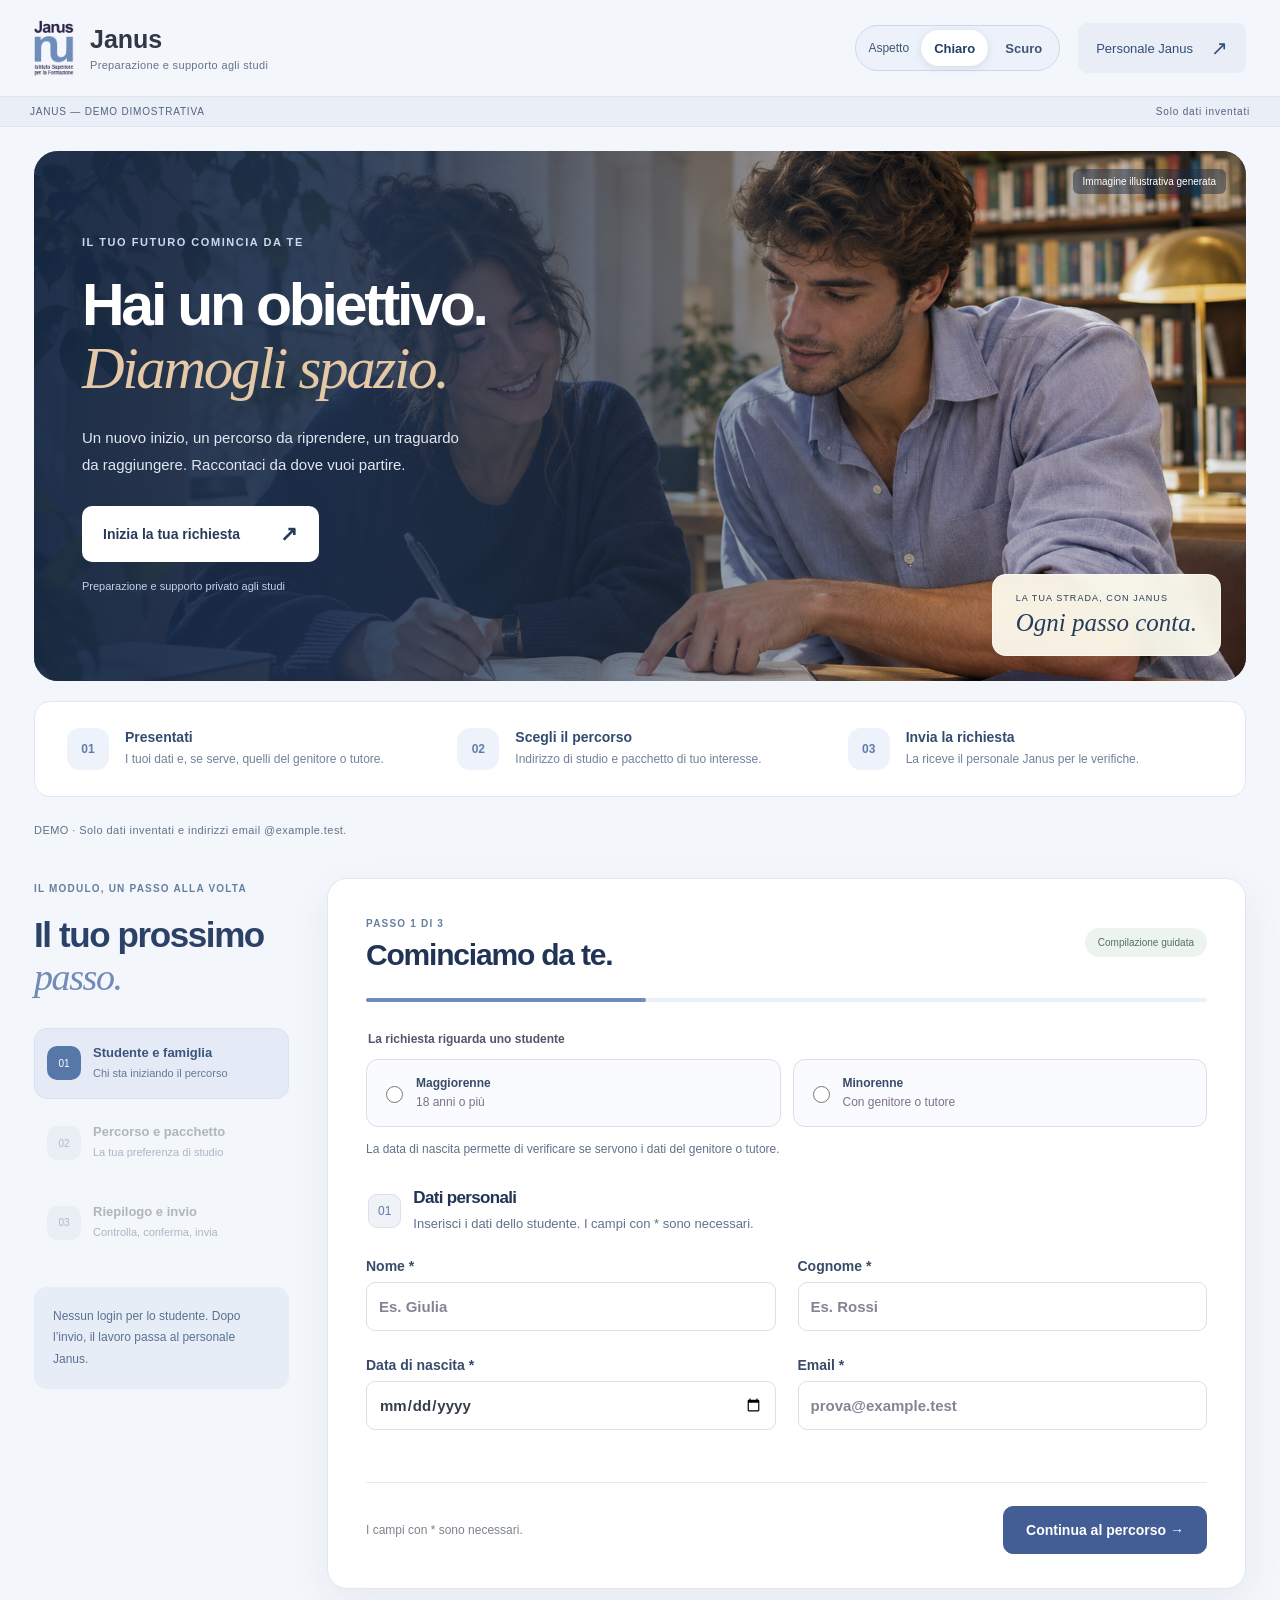
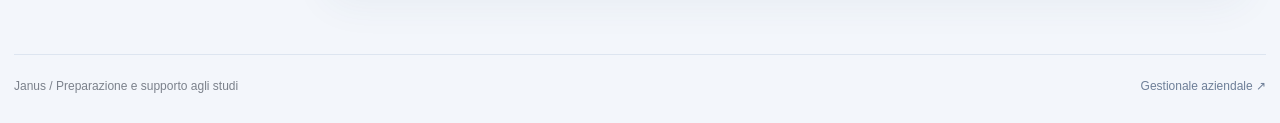
<file: index.html>
<!doctype html><html lang="it"><head><meta charset="utf-8"><meta name="viewport" content="width=device-width,initial-scale=1"><meta name="robots" content="noindex,nofollow"><title>Janus · Proposta D · Iscrizione</title><link rel="stylesheet" href="./style.css"><link rel="stylesheet" href="./enrollment.css"><link rel="stylesheet" href="./concept-c.css"><link rel="stylesheet" href="./concept-d.css"><link rel="stylesheet" href="./theme-switcher.css"><script type="module" src="./theme-switcher.js"></script></head><body class="concept-c concept-d client-c"><header class="c-top"><a class="c-brand" href="./iscrizione-d.html"><img src="./assets/janus_logo-1.png" alt="Istituto Janus"><span>Janus<small>Preparazione e supporto agli studi</small></span></a><a class="c-employee" href="./gestionale-d.html">Personale Janus <span>↗</span></a></header><div class="c-proposal"><span>JANUS — DEMO DIMOSTRATIVA</span><span>Solo dati inventati</span></div><main class="c-client-main"><section class="d-hero"><img class="d-hero-image" src="./assets/janus-studio-editoriale.png" alt="Scena illustrativa di due giovani adulti impegnati nello studio"><div class="d-hero-shade"></div><div class="d-hero-content"><span class="d-eyebrow">IL TUO FUTURO COMINCIA DA TE</span><h1>Hai un obiettivo.<br><em>Diamogli spazio.</em></h1><p>Un nuovo inizio, un percorso da riprendere, un traguardo da raggiungere. Raccontaci da dove vuoi partire.</p><a class="d-hero-cta" href="#modulo">Inizia la tua richiesta <span>↗</span></a><span class="d-service-note">Preparazione e supporto privato agli studi</span></div><div class="d-photo-note">Immagine illustrativa generata</div><div class="d-hero-caption"><span>LA TUA STRADA, CON JANUS</span><b>Ogni passo conta.</b></div></section><div class="d-journey"><article><b>01</b><div><strong>Presentati</strong><span>I tuoi dati e, se serve, quelli del genitore o tutore.</span></div></article><article><b>02</b><div><strong>Scegli il percorso</strong><span>Indirizzo di studio e pacchetto di tuo interesse.</span></div></article><article><b>03</b><div><strong>Invia la richiesta</strong><span>La riceve il personale Janus per le verifiche.</span></div></article></div><div class="c-demo">DEMO · Solo dati inventati e indirizzi email @example.test.</div><section id="modulo" class="c-wizard-layout"><aside class="c-step-rail"><span class="c-kicker">IL MODULO, UN PASSO ALLA VOLTA</span><h2>Il tuo prossimo<br><em>passo.</em></h2><nav aria-label="Passaggi del modulo"><button type="button" data-wizard-step="0"><b>01</b><span>Studente e famiglia<small>Chi sta iniziando il percorso</small></span></button><button type="button" data-wizard-step="1"><b>02</b><span>Percorso e pacchetto<small>La tua preferenza di studio</small></span></button><button type="button" data-wizard-step="2"><b>03</b><span>Riepilogo e invio<small>Controlla, conferma, invia</small></span></button></nav><div class="c-side-note">Nessun login per lo studente. Dopo l’invio, il lavoro passa al personale Janus.</div></aside><div class="c-form-stage"><section id="student-entry" aria-labelledby="form-title"><div class="c-stage-header"><div><span id="wizard-position" class="c-kicker">PASSO 1 DI 3</span><h2 id="form-title">Cominciamo da te.</h2></div><span class="c-pill">Compilazione guidata</span></div><div class="c-progress-track"><div id="wizard-progress"></div></div><form id="student-form" novalidate><section class="wizard-step"><fieldset class="age-selector"><legend>La richiesta riguarda uno studente</legend><div class="age-options"><label><input type="radio" name="student_age_group" value="adult"><span>Maggiorenne <small>18 anni o più</small></span></label><label><input type="radio" name="student_age_group" value="minor"><span>Minorenne <small>Con genitore o tutore</small></span></label></div><small data-error="student_age_group" class="error"></small><p class="field-help" data-age-hint></p></fieldset><fieldset><legend><div class="section-label"><span class="section-number">01</span><div><h3>Dati personali</h3><p>Inserisci i dati dello studente. I campi con * sono necessari.</p></div></div></legend><div class="grid"><label>Nome *<input name="given_name" maxlength="80" required autocomplete="off" placeholder="Es. Giulia"><small data-error="given_name"></small></label><label>Cognome *<input name="family_name" maxlength="80" required autocomplete="off" placeholder="Es. Rossi"><small data-error="family_name"></small></label><label>Data di nascita *<input name="birth_date" type="date" required><small data-error="birth_date"></small></label><label>Email *<input name="email" type="email" placeholder="prova@example.test" maxlength="160" required autocomplete="off"><small data-error="email"></small></label></div></fieldset><fieldset data-guardian-section class="guardian-panel" hidden><legend><div class="section-label"><span class="section-number">↳</span><div><h3>Genitore o tutore dello studente minorenne</h3><p>La richiesta deve essere compilata dal genitore o tutore. Usa solo dati inventati nella demo.</p></div></div></legend><div class="grid"><label>Relazione con lo studente *<select name="guardian_relationship"><option value="">Scegli una relazione</option><option value="genitore">Genitore</option><option value="tutore_legale">Tutore legale</option></select><small data-error="guardian_relationship"></small></label><label>Nome del genitore o tutore *<input name="guardian_given_name" maxlength="80" autocomplete="off"><small data-error="guardian_given_name"></small></label><label>Cognome del genitore o tutore *<input name="guardian_family_name" maxlength="80" autocomplete="off"><small data-error="guardian_family_name"></small></label><label>Email del genitore o tutore *<input name="guardian_email" type="email" maxlength="160" placeholder="genitore@example.test" autocomplete="off"><small data-error="guardian_email"></small></label></div><label class="checkbox"><input name="guardian_authority_confirm" type="checkbox"><span>Dichiaro di compilare questa richiesta come genitore o tutore dello studente minorenne. *</span></label><small data-error="guardian_authority_confirm" class="error"></small><p class="field-help">Il titolo dichiarato sarà verificato dal personale Janus. Questa dichiarazione non attribuisce automaticamente ruoli di contraente o pagatore.</p></fieldset><div class="c-wizard-actions"><span>I campi con * sono necessari.</span><button type="button" data-wizard-next class="primary">Continua al percorso →</button></div></section><section class="wizard-step" hidden><fieldset id="percorsi-studio"><legend><div class="section-label"><span class="section-number">02</span><div><h3>Il tuo percorso di studio</h3><p>Indica regione, anno scolastico e indirizzo richiesto.</p></div></div></legend><div class="grid"><label>Regione *<select name="region" required><option value="">Scegli una regione</option></select><small data-error="region"></small></label><label>Anno scolastico *<select name="school_year" required><option value="">Scegli un anno</option><option>2025/2026</option><option>2026/2027</option><option>2027/2028</option></select><small data-error="school_year"></small></label><label class="full-width">Indirizzo di studio richiesto (facoltativo)<select name="study_track"><option value="">Scegli un indirizzo, se lo conosci</option></select><small data-error="study_track"></small><span class="field-help">Il personale Janus verificherà il percorso indicato.</span></label></div></fieldset><fieldset class="package-section"><legend><div class="section-label"><span class="section-number">03</span><div><h3>Il pacchetto Janus che ti interessa</h3><p>Indica una preferenza: il personale verificherà con te l’offerta e le condizioni.</p></div></div></legend><div class="package-grid" data-package-options></div><label class="checkbox package-undecided"><input type="radio" name="service_package" value="" checked><span>Non ho ancora scelto: preferisco confrontarmi con Janus.</span></label><small data-error="service_package" class="error"></small></fieldset><div class="c-wizard-actions"><button type="button" data-wizard-back class="quiet">← Indietro</button><button type="button" data-wizard-next class="primary">Controlla la richiesta →</button></div></section><section class="wizard-step" hidden><div class="section-label"><span class="section-number">04</span><div><h3>Controlla e invia</h3><p>Verifica i dati prima di confermare la richiesta.</p></div></div>
<div class="submit-area"><h3>Riepilogo della richiesta</h3><div class="client-summary"><span><strong>Studente:</strong> <span id="summary-name">Da compilare</span></span><span><strong>Anno:</strong> <span id="summary-year">Da indicare</span></span><span><strong>Indirizzo:</strong> <span id="summary-track">Non indicato</span></span><span><strong>Pacchetto:</strong> <span data-package-summary>Non indicato</span></span></div>
<p class="notice" style="margin-top:16px">Questa è una dimostrazione: usa dati inventati e un’email che termini con <strong>@example.test</strong>.</p><label class="checkbox"><input name="synthetic_confirm" type="checkbox"><span>Confermo di aver inserito esclusivamente dati inventati. *</span></label><small data-error="synthetic_confirm" class="error"></small></div>
<label class="honeypot" aria-hidden="true">Lascia vuoto<input name="website" tabindex="-1" autocomplete="off"></label><p id="submit-error" class="error" role="alert"></p><button class="primary" id="submit-button">Invia richiesta di prova →</button><p class="student-help">L’invio registra una richiesta di prova. Non costituisce iscrizione effettiva ai servizi Janus.</p><button type="button" data-wizard-back class="c-back">← Torna al percorso</button></section></form></section><section id="receipt" class="card receipt client-receipt" hidden tabindex="-1" aria-labelledby="receipt-title"><span class="tag">RICHIESTA RICEVUTA</span><div class="success-icon" style="margin-top:25px" aria-hidden="true">✓</div><h2 id="receipt-title">La tua richiesta è stata inviata.</h2><p id="receipt-name"></p><p class="reference" id="receipt-id"></p><div class="receipt-note"><h3>Adesso se ne occupa Janus</h3><p>Il personale può trovare la richiesta nel gestionale e verificare il percorso indicato. Per lo studente la compilazione è conclusa.</p></div><p>La ricevuta conferma l’acquisizione della richiesta di prova. Non costituisce approvazione o iscrizione effettiva ai servizi.</p><button id="new-request" class="quiet">Compila un’altra richiesta di prova</button><p style="font-size:11px;margin-top:24px">Sei del personale Janus? <a href="./gestionale-d.html" style="color:#607fad">Apri il gestionale aziendale →</a></p></section></div></section></main><footer class="c-footer"><span>Janus / Preparazione e supporto agli studi</span><a href="./gestionale-d.html">Gestionale aziendale ↗</a></footer><script type="module" src="./student.js"></script><script type="module" src="./wizard-c.js"></script></body></html>
</file>
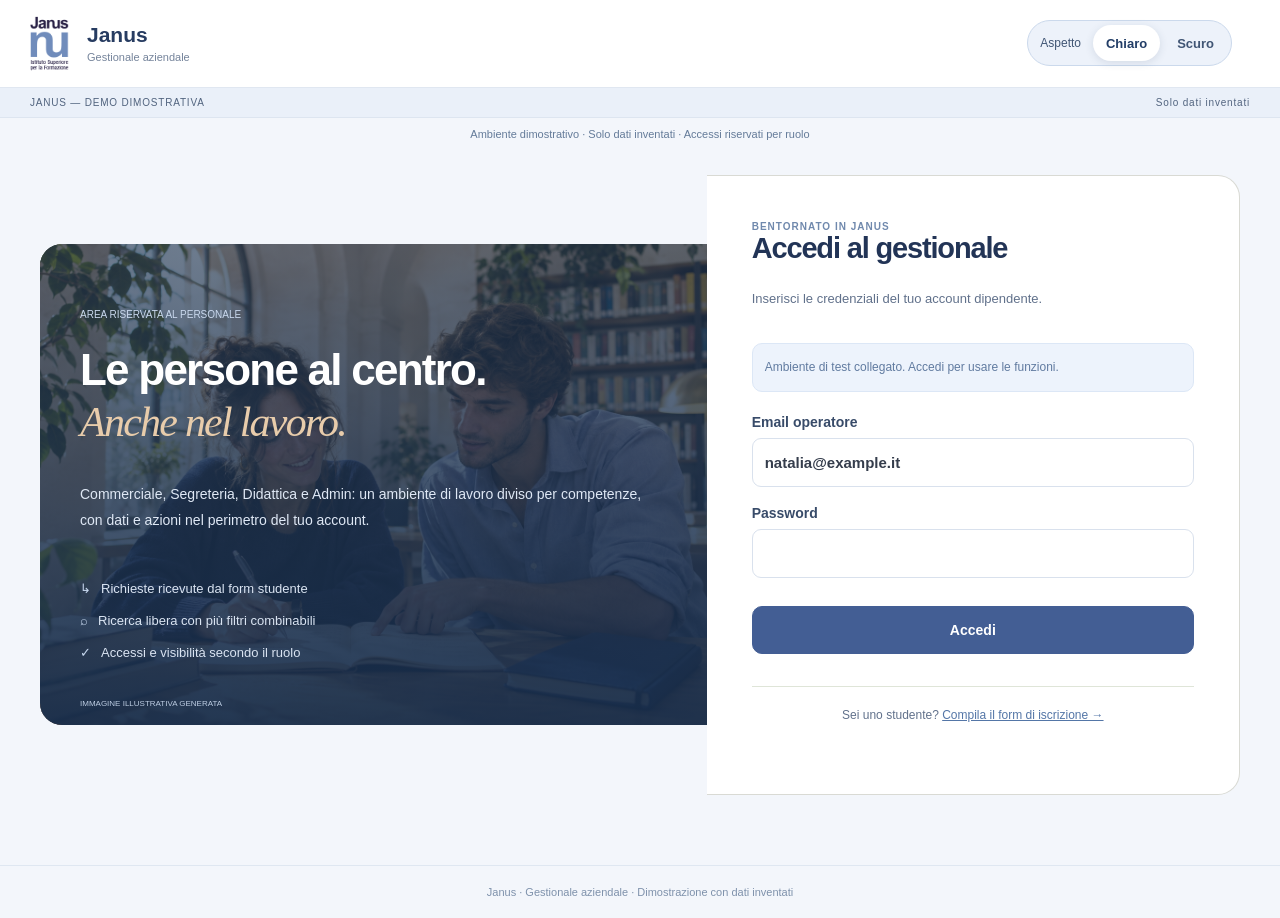
<file: gestionale-d.html>
<!doctype html><html lang="it"><head><meta charset="utf-8"><meta name="viewport" content="width=device-width,initial-scale=1"><meta name="robots" content="noindex,nofollow"><meta name="referrer" content="no-referrer"><title>Janus · Proposta D · Area personale</title><link rel="stylesheet" href="./style.css"><link rel="stylesheet" href="./enrollment.css"><link rel="stylesheet" href="./concept-c.css"><link rel="stylesheet" href="./concept-d.css"><link rel="stylesheet" href="./theme-switcher.css"><script type="module" src="./theme-switcher.js"></script></head><body class="concept-c concept-d staff-c">
<header class="topbar"><a class="brand" href="./iscrizione-d.html"><img src="./assets/janus_logo-1.png" alt="Janus — Istituto Superiore per la Formazione"><span>Janus<small>Gestionale aziendale</small></span></a><div class="account"><span id="account-label"></span><button id="show-password" class="quiet" hidden>La mia password</button><button id="logout" class="quiet" hidden>Esci ↗</button></div></header><div class="c-proposal"><span>JANUS — DEMO DIMOSTRATIVA</span><span>Solo dati inventati</span></div>
<div class="demo-note">Ambiente dimostrativo · Solo dati inventati · Accessi riservati per ruolo</div>
<main class="staff-main"><section id="welcome" class="welcome staff-login"><div class="staff-login-copy"><span class="login-illustration-note">IMMAGINE ILLUSTRATIVA GENERATA</span><span class="tag"><span class="tag-dot"></span> AREA RISERVATA AL PERSONALE</span><h1>Le persone al centro.<br><em>Anche nel lavoro.</em></h1><p>Commerciale, Segreteria, Didattica e Admin: un ambiente di lavoro diviso per competenze, con dati e azioni nel perimetro del tuo account.</p><ul class="login-features"><li><span class="feature-icon" aria-hidden="true">↳</span>Richieste ricevute dal form studente</li><li><span class="feature-icon" aria-hidden="true">⌕</span>Ricerca libera con più filtri combinabili</li><li><span class="feature-icon" aria-hidden="true">✓</span>Accessi e visibilità secondo il ruolo</li></ul></div>
<section class="card login-card" aria-labelledby="login-title"><span class="eyebrow">BENTORNATO IN JANUS</span><h2 id="login-title">Accedi al gestionale</h2><p>Inserisci le credenziali del tuo account dipendente.</p><p id="connection" class="notice" role="status"></p><form id="login-form"><label>Email operatore<input type="email" name="email" autocomplete="username" value="natalia@example.it" required></label><label>Password<input type="password" name="password" autocomplete="current-password" required></label><button class="primary" id="login-button">Accedi</button><p id="login-error" class="error" role="alert"></p></form><p class="login-bottom">Sei uno studente? <a href="./iscrizione-d.html">Compila il form di iscrizione →</a></p></section></section>
<section id="workspace" class="staff-workspace" hidden>
<aside class="c-workspace-top"><div class="d-nav-label">IL TUO SPAZIO DI LAVORO</div><nav id="department-nav" class="department-nav" aria-label="Reparti disponibili"></nav><nav class="c-utility-nav" aria-label="Strumenti"><button id="show-search" aria-pressed="false">Archivio studenti</button><button id="show-form">+ Inserisci</button><a href="./iscrizione-d.html" target="_blank" rel="noopener">Form cliente ↗</a></nav><div class="d-nav-note"><b>Janus, insieme.</b><span>Ogni reparto contribuisce al percorso dello studente.</span></div></aside>
<div class="staff-content"><div class="d-workspace-banner"><div><span class="d-eyebrow">PERSONE, PERCORSI, POSSIBILITÀ</span><h2>Il lavoro di oggi.<br><em>Il futuro di qualcuno.</em></h2><p>Richieste, studenti e attività: il tuo reparto, in un unico spazio.</p></div><img src="./assets/janus-studio-editoriale.png" alt="Scena illustrativa di studio"><small>Immagine illustrativa generata</small></div><div class="section-heading"><div><span class="eyebrow">GESTIONALE AZIENDALE</span><h1 id="workspace-title">Studenti e richieste</h1><p id="scope-label"></p></div><span class="workspace-status">DEMO · DATI DI PROVA</span></div>
<section id="detail-view" class="card application-detail" hidden aria-labelledby="detail-title"><div class="search-card-heading"><h2 id="detail-title">Dettaglio richiesta</h2><button id="close-detail" class="quiet">Torna ai risultati</button></div><p id="detail-error" class="error" role="alert"></p><dl class="detail-grid"><div><dt>Studente</dt><dd id="detail-name"></dd></div><div><dt>Email studente</dt><dd id="detail-email"></dd></div><div><dt>Data di nascita</dt><dd id="detail-birth"></dd></div><div><dt>Indirizzo di studio</dt><dd id="detail-track"></dd></div><div><dt>Pacchetto richiesto</dt><dd id="detail-package"></dd></div></dl><section id="detail-guardian" hidden><hr class="form-divider"><h3>Genitore o tutore dichiarato</h3><p id="detail-guardian-status"></p><dl class="detail-grid"><div><dt>Nominativo</dt><dd id="detail-guardian-name"></dd></div><div><dt>Relazione</dt><dd id="detail-guardian-relation"></dd></div><div><dt>Email</dt><dd id="detail-guardian-email"></dd></div></dl><p class="field-help">Dati riservati ai reparti autorizzati. Dichiarazione, verifica del titolo e ruoli contrattuali restano distinti.</p></section></section><section id="department-view" hidden><div class="department-heading"><div><span id="department-number"></span><h2 id="department-title"></h2></div><p id="department-description"></p><span id="department-scope"></span></div><div id="department-metrics" class="department-metrics"></div><div class="department-section-title"><h3>Il lavoro del reparto</h3><span>AZIONI DISPONIBILI NELLA DEMO</span></div><div id="department-tasks" class="department-tasks"></div><p id="department-error" class="error" role="alert"></p><section id="department-output" class="card department-output" hidden><h3 id="department-output-title"></h3><div id="department-content"></div><div id="department-pagination" class="actions" hidden><button id="department-previous" class="quiet">Precedenti</button><span id="department-page-label"></span><button id="department-next" class="quiet">Successivi</button></div></section><p id="department-limit" class="department-limit"></p><details class="c-project-map"><summary>Il progetto completo: reparti e prossime fasi</summary><div class="project-map-grid"><article><b>Tutor</b><p>Registro attività, richieste e materiali didattici. Previsto nelle fasi successive, non operativo in questa demo.</p></article><article><b>Supervisore generale</b><p>Coordinamento e consultazione trasversale, senza modifiche ai dati di reparto. Non ancora attivato nella demo.</p></article><article><b>Finanza</b><p>Contratti, rate, incassi e rimborsi con autorizzazioni dedicate. Fuori dal perimetro della demo di venerdì.</p></article></div></details></section><section id="search-view" class="card" aria-labelledby="search-title"><div class="search-card-heading"><h2 id="search-title">Trova lo studente che cerchi</h2><span class="tag">FILTRI FACOLTATIVI</span></div><p class="search-intro">Usa uno o più filtri a tua scelta, oppure apri l’elenco con «Mostra tutti gli studenti».</p><form id="search-form"><div class="grid filters"><label class="filter-name">Nome o cognome<input name="name" maxlength="160" placeholder="Es. Giulia Rossi"></label><label class="filter-email">Email<input name="email" maxlength="160" placeholder="Es. giulia.rossi"></label><label class="filter-region">Regione<select name="region" class="region"><option value="">Tutte le regioni</option></select></label><label class="filter-age">Età da<input name="min_age" type="number" min="0" max="100" placeholder="Nessun minimo"></label><label class="filter-age">Età fino a<input name="max_age" type="number" min="0" max="100" placeholder="Nessun massimo"></label><label class="filter-year">Anno scolastico<select name="school_year" class="years"><option value="">Tutti gli anni</option></select></label><label class="filter-track">Indirizzo di studio<select name="study_track" class="study-tracks"><option value="">Tutti gli indirizzi</option></select></label><label class="filter-track">Pacchetto Janus<select name="service_package" class="package-filter"><option value="">Tutti i pacchetti</option></select></label></div><div class="actions search-actions"><button class="primary">Cerca studenti</button><button id="show-all-students" type="button" class="quiet">Mostra tutti gli studenti</button><button type="reset" class="quiet">Azzera filtri</button><span id="search-status" role="status" aria-live="polite"></span></div></form><p id="search-error" class="error" role="alert"></p><div id="search-empty" class="search-empty"><div class="empty-icon" aria-hidden="true">⌕</div><h3>Da chi vuoi iniziare?</h3><p>Cerca uno studente per nome, email, regione o percorso di studio. L’elenco si apre solo quando lo richiedi.</p></div><div id="results-table" class="table-wrap" hidden><table><caption class="sr-only">Studenti corrispondenti a tutti i filtri</caption><thead><tr><th>Studente</th><th>Email</th><th>Regione</th><th>Età</th><th>Anno scolastico</th><th>Indirizzo di studio</th><th>Pacchetto</th><th>Richiesta</th><th>Dettagli</th></tr></thead><tbody id="results"></tbody></table></div><div class="actions" id="pagination" hidden><button id="previous" class="quiet">Precedenti</button><span id="page-label"></span><button id="next" class="quiet">Successivi</button></div></section>
<section id="form-view" class="card form-card" hidden aria-labelledby="form-title"><span class="eyebrow">NUOVA RICHIESTA DI PROVA</span><h2 id="form-title">Partiamo dai dati dello studente</h2><p>Questa sezione serve a inserire una nuova richiesta. I campi con * riguardano solo l’inserimento; nella ricerca tutti i filtri sono facoltativi. Documenti, contratti e iscrizioni reali restano nelle fasi successive.</p><form id="student-form" novalidate><fieldset class="age-selector"><legend>La richiesta riguarda uno studente</legend><div class="age-options"><label><input type="radio" name="student_age_group" value="adult"><span>Maggiorenne <small>18 anni o più</small></span></label><label><input type="radio" name="student_age_group" value="minor"><span>Minorenne <small>Con genitore o tutore</small></span></label></div><small data-error="student_age_group" class="error"></small><p class="field-help" data-age-hint></p></fieldset><div class="grid"><label>Nome inventato *<input name="given_name" maxlength="80" required autocomplete="off"><small data-error="given_name"></small></label><label>Cognome inventato *<input name="family_name" maxlength="80" required autocomplete="off"><small data-error="family_name"></small></label><label>Data di nascita inventata *<input name="birth_date" type="date" required><small data-error="birth_date"></small></label><label>Email inventata *<input name="email" type="email" placeholder="prova@example.test" maxlength="160" required autocomplete="off"><small data-error="email"></small></label><label>Regione *<select class="region" name="region" required><option value="">Scegli una regione</option></select><small data-error="region"></small></label><label>Anno scolastico *<select class="years" name="school_year" required><option value="">Scegli un anno</option></select><small data-error="school_year"></small></label><label class="full-width">Indirizzo di studio (facoltativo)<select name="study_track" class="study-tracks"><option value="">Non indicato</option></select><small data-error="study_track"></small></label></div><fieldset data-guardian-section class="guardian-panel" hidden><legend><div class="section-label"><span class="section-number">↳</span><div><h3>Genitore o tutore dello studente minorenne</h3><p>La richiesta deve essere compilata dal genitore o tutore. Usa solo dati inventati nella demo.</p></div></div></legend><div class="grid"><label>Relazione con lo studente *<select name="guardian_relationship"><option value="">Scegli una relazione</option><option value="genitore">Genitore</option><option value="tutore_legale">Tutore legale</option></select><small data-error="guardian_relationship"></small></label><label>Nome del genitore o tutore *<input name="guardian_given_name" maxlength="80" autocomplete="off"><small data-error="guardian_given_name"></small></label><label>Cognome del genitore o tutore *<input name="guardian_family_name" maxlength="80" autocomplete="off"><small data-error="guardian_family_name"></small></label><label>Email del genitore o tutore *<input name="guardian_email" type="email" maxlength="160" placeholder="genitore@example.test" autocomplete="off"><small data-error="guardian_email"></small></label></div><label class="checkbox"><input name="guardian_authority_confirm" type="checkbox"><span>Dichiaro di compilare questa richiesta come genitore o tutore dello studente minorenne. *</span></label><small data-error="guardian_authority_confirm" class="error"></small><p class="field-help">Il titolo dichiarato sarà verificato dal personale Janus. Questa dichiarazione non attribuisce automaticamente ruoli di contraente o pagatore.</p></fieldset><fieldset class="package-section"><legend><div class="section-label"><span class="section-number">03</span><div><h3>Il pacchetto Janus che ti interessa</h3><p>Indica una preferenza: il personale verificherà con te l’offerta e le condizioni.</p></div></div></legend><div class="package-grid" data-package-options></div><label class="checkbox package-undecided"><input type="radio" name="service_package" value="" checked><span>Non ho ancora scelto: preferisco confrontarmi con Janus.</span></label><small data-error="service_package" class="error"></small></fieldset><label class="checkbox"><input type="checkbox" name="synthetic_confirm" required><span>Confermo di aver inserito esclusivamente dati inventati. *</span></label><small data-error="synthetic_confirm" class="error"></small><p id="submit-error" class="error" role="alert"></p><div class="actions"><button id="submit-button" class="primary">Invia richiesta di prova</button><button type="button" id="cancel-form" class="quiet">Torna alla ricerca</button></div></form></section>
<section id="receipt" class="card receipt" hidden tabindex="-1" aria-labelledby="receipt-title"><div class="success-icon" aria-hidden="true">✓</div><h2 id="receipt-title">Richiesta acquisita!</h2><p>Il salvataggio nel database è riuscito.</p><p id="receipt-name"></p><p class="reference" id="receipt-id"></p><p>È una registrazione dimostrativa: non costituisce approvazione o iscrizione ai servizi.</p><button class="primary" id="receipt-search">Vai alla ricerca</button><button class="quiet" id="receipt-new">Inserisci un’altra richiesta</button></section>
<section id="password-view" class="card form-card" hidden aria-labelledby="password-title"><h2 id="password-title">Scegli la tua password</h2><p>Questa sarà la password da usare anche nelle prossime dimostrazioni. Usa almeno 12 caratteri e conservala nel tuo gestore password.</p><form id="password-form"><label>Nuova password<input name="new_password" type="password" autocomplete="new-password" minlength="12" maxlength="128" required></label><label>Ripeti la nuova password<input name="confirm_password" type="password" autocomplete="new-password" minlength="12" maxlength="128" required></label><p id="password-error" class="error" role="alert"></p><p id="password-status" role="status" aria-live="polite" style="color:#24784d"></p><div class="actions"><button id="save-password" class="primary">Salva la mia password</button><button id="cancel-password" type="button" class="quiet">Torna al gestionale</button></div></form></section>
</div></section></main><footer>Janus · Gestionale aziendale · Dimostrazione con dati inventati</footer><script type="module" src="./app.js"></script><script type="module" src="./role-workspaces.js"></script></body></html>
</file>
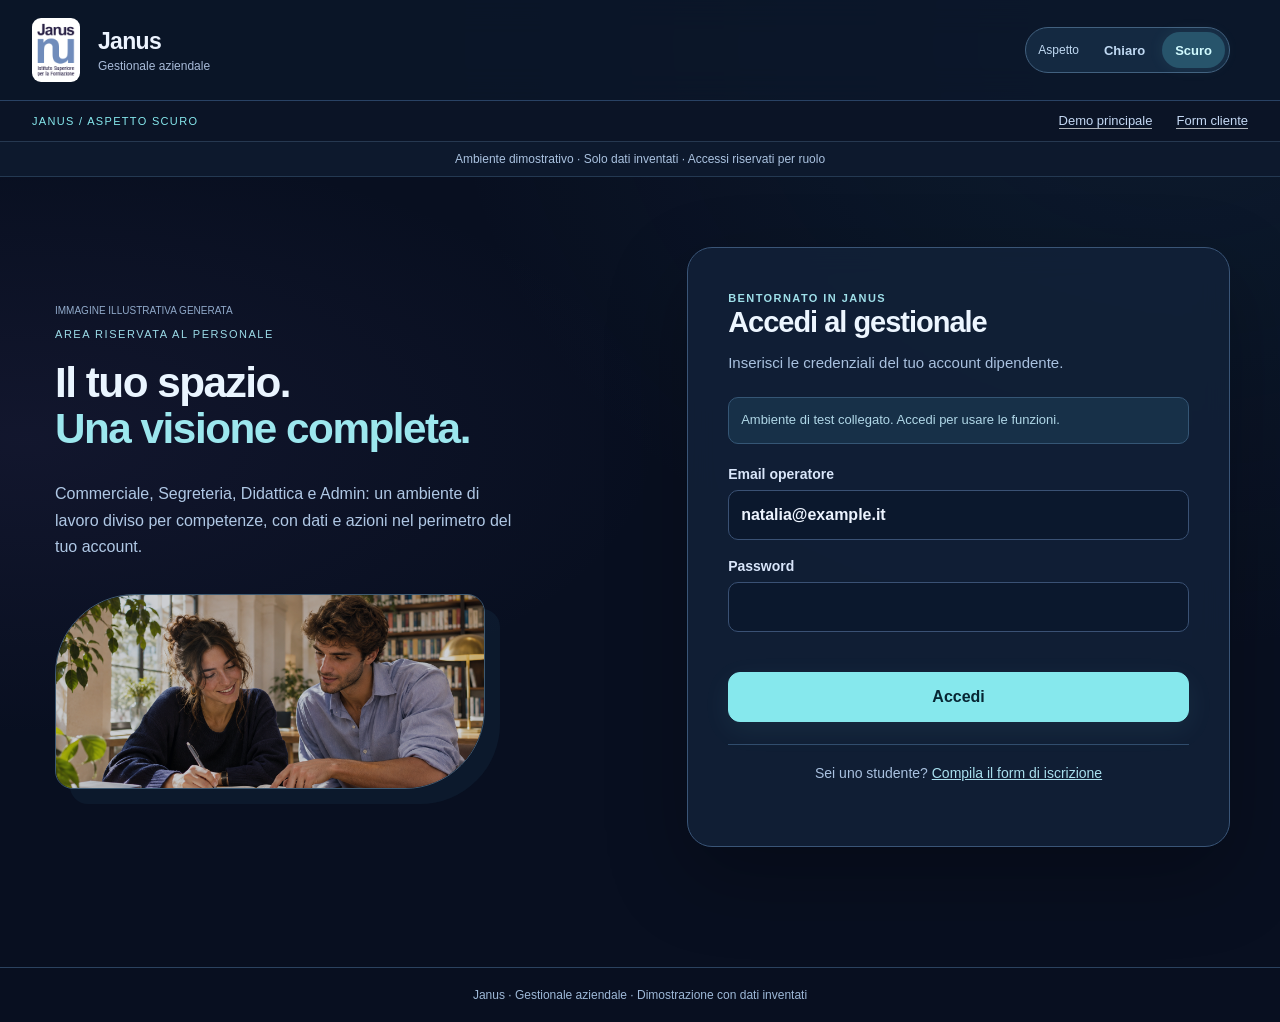
<file: gestionale-futuro.html>
<!doctype html><html lang="it"><head><meta charset="utf-8"><meta name="viewport" content="width=device-width,initial-scale=1"><meta name="robots" content="noindex,nofollow"><meta name="referrer" content="no-referrer"><title>Janus · Alternativa futuristica · Gestionale</title><link rel="stylesheet" href="./style.css"><link rel="stylesheet" href="./enrollment.css"><link rel="stylesheet" href="./concept-c.css"><link rel="stylesheet" href="./concept-d.css"><link rel="stylesheet" href="./futuro.css"><link rel="stylesheet" href="./theme-switcher.css"><script type="module" src="./theme-switcher.js"></script></head><body class="concept-c concept-d future-theme staff-c">
<header class="topbar"><a class="brand" href="./iscrizione-futuro.html"><img src="./assets/janus_logo-1.png" alt="Janus — Istituto Superiore per la Formazione"><span>Janus<small>Gestionale aziendale</small></span></a><div class="account"><span id="account-label"></span><button id="show-password" class="quiet" hidden>La mia password</button><button id="logout" class="quiet" hidden>Esci </button></div></header><div class="c-proposal future-comparison"><span>JANUS / ALTERNATIVA FUTURISTICA</span><nav aria-label="Confronta le versioni"><a href="./gestionale-d.html">Versione attuale</a><a href="./iscrizione-futuro.html">Form cliente</a></nav></div>
<div class="demo-note">Ambiente dimostrativo · Solo dati inventati · Accessi riservati per ruolo</div>
<main class="staff-main"><section id="welcome" class="welcome staff-login"><div class="staff-login-copy"><span class="login-illustration-note">IMMAGINE ILLUSTRATIVA GENERATA</span><span class="tag"><span class="tag-dot"></span> AREA RISERVATA AL PERSONALE</span><h1>Il tuo spazio.<br><em>Una visione completa.</em></h1><p>Commerciale, Segreteria, Didattica e Admin: un ambiente di lavoro diviso per competenze, con dati e azioni nel perimetro del tuo account.</p><img class="future-login-photo" src="./assets/janus-studio-editoriale.png" alt="Immagine illustrativa generata: due giovani adulti studiano insieme"><ul class="login-features"><li><span class="feature-icon" aria-hidden="true">↳</span>Richieste ricevute dal form studente</li><li><span class="feature-icon" aria-hidden="true">⌕</span>Ricerca libera con più filtri combinabili</li><li><span class="feature-icon" aria-hidden="true">✓</span>Accessi e visibilità secondo il ruolo</li></ul></div>
<section class="card login-card" aria-labelledby="login-title"><span class="eyebrow">BENTORNATO IN JANUS</span><h2 id="login-title">Accedi al gestionale</h2><p>Inserisci le credenziali del tuo account dipendente.</p><p id="connection" class="notice" role="status"></p><form id="login-form"><label>Email operatore<input type="email" name="email" autocomplete="username" value="natalia@example.it" required></label><label>Password<input type="password" name="password" autocomplete="current-password" required></label><button class="primary" id="login-button">Accedi</button><p id="login-error" class="error" role="alert"></p></form><p class="login-bottom">Sei uno studente? <a href="./iscrizione-futuro.html">Compila il form di iscrizione </a></p></section></section>
<section id="workspace" class="staff-workspace" hidden>
<aside class="c-workspace-top"><div class="d-nav-label">AREE DI LAVORO</div><nav id="department-nav" class="department-nav" aria-label="Reparti disponibili"></nav><nav class="c-utility-nav" aria-label="Strumenti"><button id="show-search" aria-pressed="false">Archivio studenti</button><button id="show-form">+ Inserisci</button><a href="./iscrizione-futuro.html" target="_blank" rel="noopener">Form cliente </a></nav><div class="d-nav-note"><b>Janus, insieme.</b><span>Ogni reparto contribuisce al percorso dello studente.</span></div></aside>
<div class="staff-content"><div class="d-workspace-banner"><div class="future-banner-orbit" aria-hidden="true"></div><div><span class="d-eyebrow">JANUS / SPAZIO OPERATIVO</span><h2>Ogni dato, una prospettiva.<br><em>Ogni persona, un percorso.</em></h2><p>Richieste, studenti e attività: il tuo reparto, in un unico spazio.</p></div><img src="./assets/janus-studio-editoriale.png" alt="Scena illustrativa di studio"><small>Immagine illustrativa generata</small></div><div class="section-heading"><div><span class="eyebrow">GESTIONALE AZIENDALE</span><h1 id="workspace-title">Studenti e richieste</h1><p id="scope-label"></p></div><span class="workspace-status">DEMO · DATI DI PROVA</span></div>
<section id="detail-view" class="card application-detail" hidden aria-labelledby="detail-title"><div class="search-card-heading"><h2 id="detail-title">Dettaglio richiesta</h2><button id="close-detail" class="quiet">Torna ai risultati</button></div><p id="detail-error" class="error" role="alert"></p><dl class="detail-grid"><div><dt>Studente</dt><dd id="detail-name"></dd></div><div><dt>Email studente</dt><dd id="detail-email"></dd></div><div><dt>Data di nascita</dt><dd id="detail-birth"></dd></div><div><dt>Indirizzo di studio</dt><dd id="detail-track"></dd></div><div><dt>Pacchetto richiesto</dt><dd id="detail-package"></dd></div></dl><section id="detail-guardian" hidden><hr class="form-divider"><h3>Genitore o tutore dichiarato</h3><p id="detail-guardian-status"></p><dl class="detail-grid"><div><dt>Nominativo</dt><dd id="detail-guardian-name"></dd></div><div><dt>Relazione</dt><dd id="detail-guardian-relation"></dd></div><div><dt>Email</dt><dd id="detail-guardian-email"></dd></div></dl><p class="field-help">Dati riservati ai reparti autorizzati. Dichiarazione, verifica del titolo e ruoli contrattuali restano distinti.</p></section></section><section id="department-view" hidden><div class="department-heading"><div><span id="department-number"></span><h2 id="department-title"></h2></div><p id="department-description"></p><span id="department-scope"></span></div><div id="department-metrics" class="department-metrics"></div><div class="department-section-title"><h3>Il lavoro del reparto</h3><span>AZIONI DISPONIBILI NELLA DEMO</span></div><div id="department-tasks" class="department-tasks"></div><p id="department-error" class="error" role="alert"></p><section id="department-output" class="card department-output" hidden><h3 id="department-output-title"></h3><div id="department-content"></div><div id="department-pagination" class="actions" hidden><button id="department-previous" class="quiet">Precedenti</button><span id="department-page-label"></span><button id="department-next" class="quiet">Successivi</button></div></section><p id="department-limit" class="department-limit"></p><details class="c-project-map"><summary>Il progetto completo: reparti e prossime fasi</summary><div class="project-map-grid"><article><b>Tutor</b><p>Registro attività, richieste e materiali didattici. Previsto nelle fasi successive, non operativo in questa demo.</p></article><article><b>Supervisore generale</b><p>Coordinamento e consultazione trasversale, senza modifiche ai dati di reparto. Non ancora attivato nella demo.</p></article><article><b>Finanza</b><p>Contratti, rate, incassi e rimborsi con autorizzazioni dedicate. Fuori dal perimetro di questa demo.</p></article></div></details></section><section id="search-view" class="card" aria-labelledby="search-title"><div class="search-card-heading"><h2 id="search-title">Trova lo studente che cerchi</h2><span class="tag">FILTRI FACOLTATIVI</span></div><p class="search-intro">Usa uno o più filtri a tua scelta, oppure apri l’elenco con «Mostra tutti gli studenti».</p><form id="search-form"><div class="grid filters"><label class="filter-name">Nome o cognome<input name="name" maxlength="160" placeholder="Es. Giulia Rossi"></label><label class="filter-email">Email<input name="email" maxlength="160" placeholder="Es. giulia.rossi"></label><label class="filter-region">Regione<select name="region" class="region"><option value="">Tutte le regioni</option></select></label><label class="filter-age">Età da<input name="min_age" type="number" min="0" max="100" placeholder="Nessun minimo"></label><label class="filter-age">Età fino a<input name="max_age" type="number" min="0" max="100" placeholder="Nessun massimo"></label><label class="filter-year">Anno scolastico<select name="school_year" class="years"><option value="">Tutti gli anni</option></select></label><label class="filter-track">Indirizzo di studio<select name="study_track" class="study-tracks"><option value="">Tutti gli indirizzi</option></select></label><label class="filter-track">Pacchetto Janus<select name="service_package" class="package-filter"><option value="">Tutti i pacchetti</option></select></label></div><div class="actions search-actions"><button class="primary">Cerca studenti</button><button id="show-all-students" type="button" class="quiet">Mostra tutti gli studenti</button><button type="reset" class="quiet">Azzera filtri</button><span id="search-status" role="status" aria-live="polite"></span></div></form><p id="search-error" class="error" role="alert"></p><div id="search-empty" class="search-empty"><div class="empty-icon" aria-hidden="true">⌕</div><h3>Da chi vuoi iniziare?</h3><p>Cerca uno studente per nome, email, regione o percorso di studio. L’elenco si apre solo quando lo richiedi.</p></div><div id="results-table" class="table-wrap" hidden><table><caption class="sr-only">Studenti corrispondenti a tutti i filtri</caption><thead><tr><th>Studente</th><th>Email</th><th>Regione</th><th>Età</th><th>Anno scolastico</th><th>Indirizzo di studio</th><th>Pacchetto</th><th>Richiesta</th><th>Dettagli</th></tr></thead><tbody id="results"></tbody></table></div><div class="actions" id="pagination" hidden><button id="previous" class="quiet">Precedenti</button><span id="page-label"></span><button id="next" class="quiet">Successivi</button></div></section>
<section id="form-view" class="card form-card" hidden aria-labelledby="form-title"><span class="eyebrow">NUOVA RICHIESTA DI PROVA</span><h2 id="form-title">Partiamo dai dati dello studente</h2><p>Questa sezione serve a inserire una nuova richiesta. I campi con * riguardano solo l’inserimento; nella ricerca tutti i filtri sono facoltativi. Documenti, contratti e iscrizioni reali restano nelle fasi successive.</p><form id="student-form" novalidate><fieldset class="age-selector"><legend>La richiesta riguarda uno studente</legend><div class="age-options"><label><input type="radio" name="student_age_group" value="adult"><span>Maggiorenne <small>18 anni o più</small></span></label><label><input type="radio" name="student_age_group" value="minor"><span>Minorenne <small>Con genitore o tutore</small></span></label></div><small data-error="student_age_group" class="error"></small><p class="field-help" data-age-hint></p></fieldset><div class="grid"><label>Nome inventato *<input name="given_name" maxlength="80" required autocomplete="off"><small data-error="given_name"></small></label><label>Cognome inventato *<input name="family_name" maxlength="80" required autocomplete="off"><small data-error="family_name"></small></label><label>Data di nascita inventata *<input name="birth_date" type="date" required><small data-error="birth_date"></small></label><label>Email inventata *<input name="email" type="email" placeholder="prova@example.test" maxlength="160" required autocomplete="off"><small data-error="email"></small></label><label>Regione *<select class="region" name="region" required><option value="">Scegli una regione</option></select><small data-error="region"></small></label><label>Anno scolastico *<select class="years" name="school_year" required><option value="">Scegli un anno</option></select><small data-error="school_year"></small></label><label class="full-width">Indirizzo di studio (facoltativo)<select name="study_track" class="study-tracks"><option value="">Non indicato</option></select><small data-error="study_track"></small></label></div><fieldset data-guardian-section class="guardian-panel" hidden><legend><div class="section-label"><span class="section-number">↳</span><div><h3>Genitore o tutore dello studente minorenne</h3><p>La richiesta deve essere compilata dal genitore o tutore. Usa solo dati inventati nella demo.</p></div></div></legend><div class="grid"><label>Relazione con lo studente *<select name="guardian_relationship"><option value="">Scegli una relazione</option><option value="genitore">Genitore</option><option value="tutore_legale">Tutore legale</option></select><small data-error="guardian_relationship"></small></label><label>Nome del genitore o tutore *<input name="guardian_given_name" maxlength="80" autocomplete="off"><small data-error="guardian_given_name"></small></label><label>Cognome del genitore o tutore *<input name="guardian_family_name" maxlength="80" autocomplete="off"><small data-error="guardian_family_name"></small></label><label>Email del genitore o tutore *<input name="guardian_email" type="email" maxlength="160" placeholder="genitore@example.test" autocomplete="off"><small data-error="guardian_email"></small></label></div><label class="checkbox"><input name="guardian_authority_confirm" type="checkbox"><span>Dichiaro di compilare questa richiesta come genitore o tutore dello studente minorenne. *</span></label><small data-error="guardian_authority_confirm" class="error"></small><p class="field-help">Il titolo dichiarato sarà verificato dal personale Janus. Questa dichiarazione non attribuisce automaticamente ruoli di contraente o pagatore.</p></fieldset><fieldset class="package-section"><legend><div class="section-label"><span class="section-number">03</span><div><h3>Il pacchetto Janus che ti interessa</h3><p>Indica una preferenza: il personale verificherà con te l’offerta e le condizioni.</p></div></div></legend><div class="package-grid" data-package-options></div><label class="checkbox package-undecided"><input type="radio" name="service_package" value="" checked><span>Non ho ancora scelto: preferisco confrontarmi con Janus.</span></label><small data-error="service_package" class="error"></small></fieldset><label class="checkbox"><input type="checkbox" name="synthetic_confirm" required><span>Confermo di aver inserito esclusivamente dati inventati. *</span></label><small data-error="synthetic_confirm" class="error"></small><p id="submit-error" class="error" role="alert"></p><div class="actions"><button id="submit-button" class="primary">Invia richiesta di prova</button><button type="button" id="cancel-form" class="quiet">Torna alla ricerca</button></div></form></section>
<section id="receipt" class="card receipt" hidden tabindex="-1" aria-labelledby="receipt-title"><div class="success-icon" aria-hidden="true">✓</div><h2 id="receipt-title">Richiesta acquisita!</h2><p>Il salvataggio nel database è riuscito.</p><p id="receipt-name"></p><p class="reference" id="receipt-id"></p><p>È una registrazione dimostrativa: non costituisce approvazione o iscrizione ai servizi.</p><button class="primary" id="receipt-search">Vai alla ricerca</button><button class="quiet" id="receipt-new">Inserisci un’altra richiesta</button></section>
<section id="password-view" class="card form-card" hidden aria-labelledby="password-title"><h2 id="password-title">Scegli la tua password</h2><p>Questa sarà la password da usare anche nelle prossime dimostrazioni. Usa almeno 12 caratteri e conservala nel tuo gestore password.</p><form id="password-form"><label>Nuova password<input name="new_password" type="password" autocomplete="new-password" minlength="12" maxlength="128" required></label><label>Ripeti la nuova password<input name="confirm_password" type="password" autocomplete="new-password" minlength="12" maxlength="128" required></label><p id="password-error" class="error" role="alert"></p><p id="password-status" role="status" aria-live="polite"></p><div class="actions"><button id="save-password" class="primary">Salva la mia password</button><button id="cancel-password" type="button" class="quiet">Torna al gestionale</button></div></form></section>
</div></section></main><footer>Janus · Gestionale aziendale · Dimostrazione con dati inventati</footer><script type="module" src="./app.js"></script><script type="module" src="./role-workspaces.js"></script></body></html>
</file>
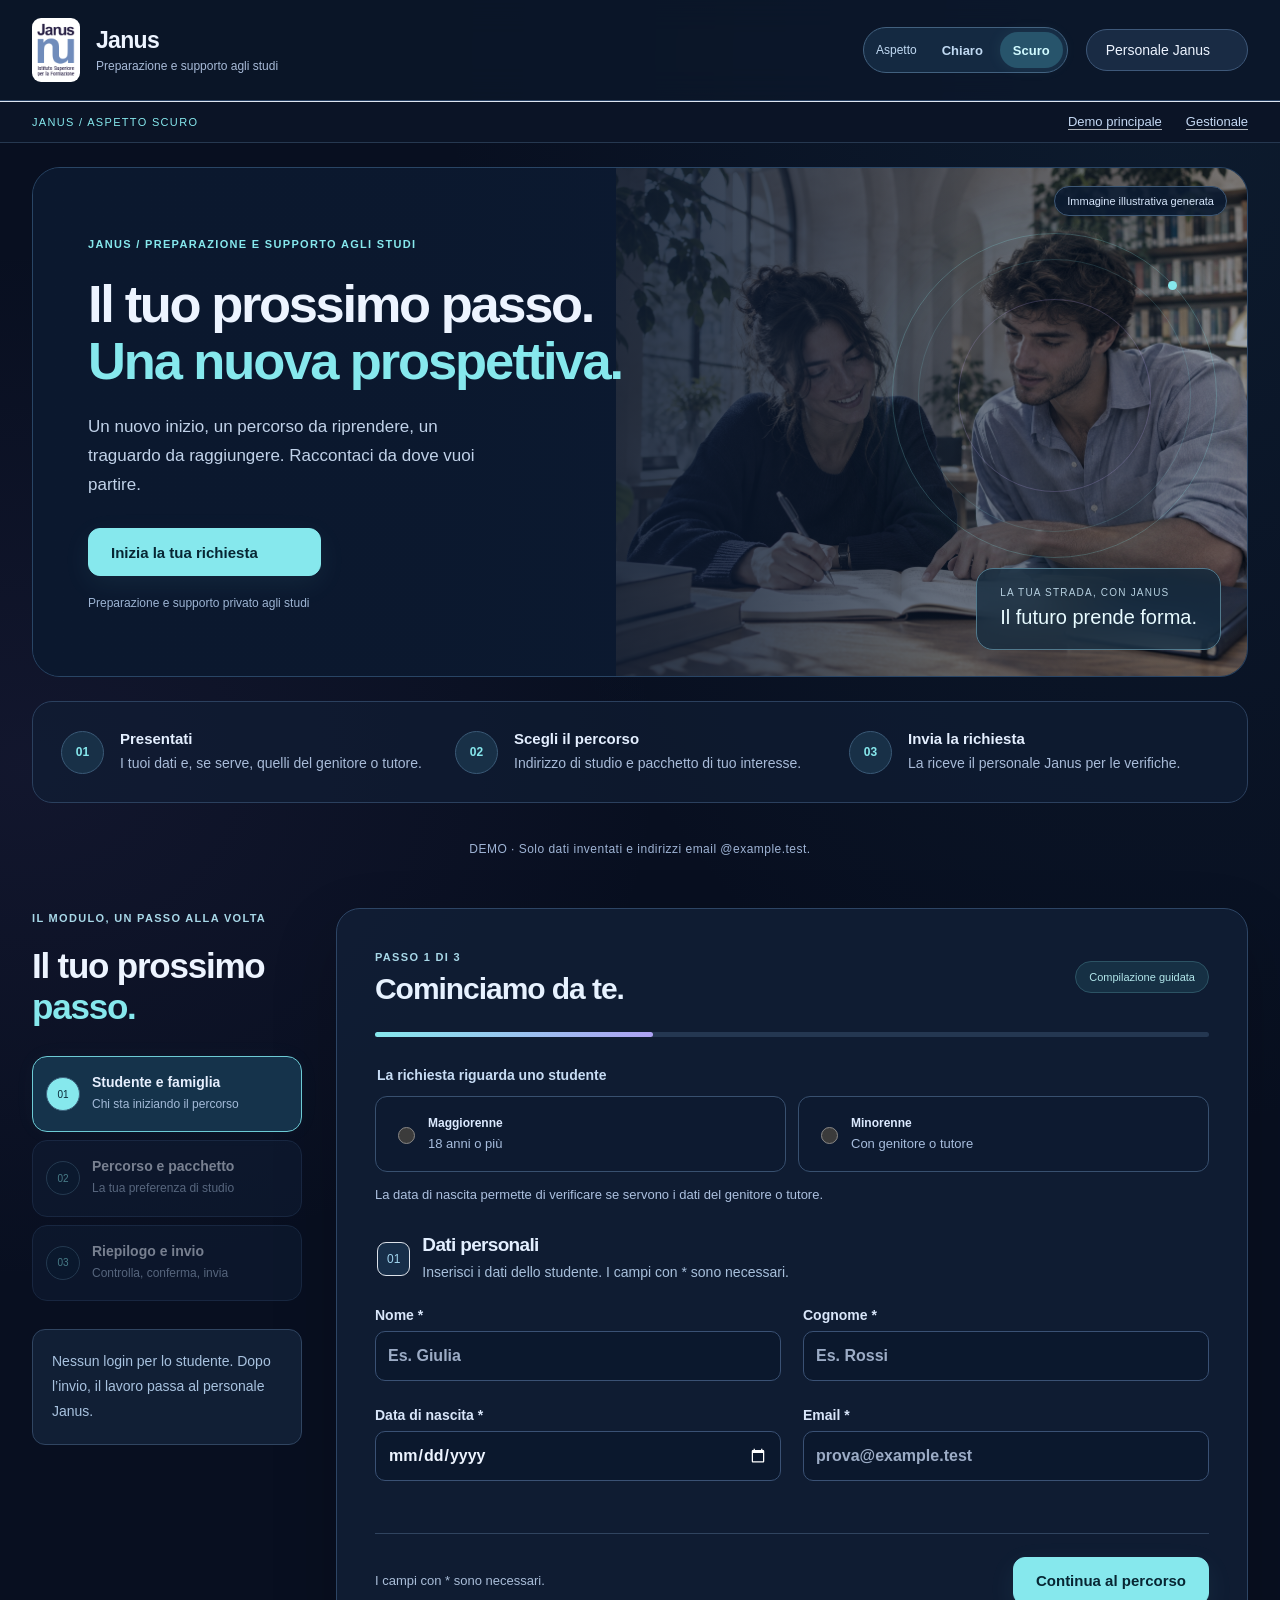
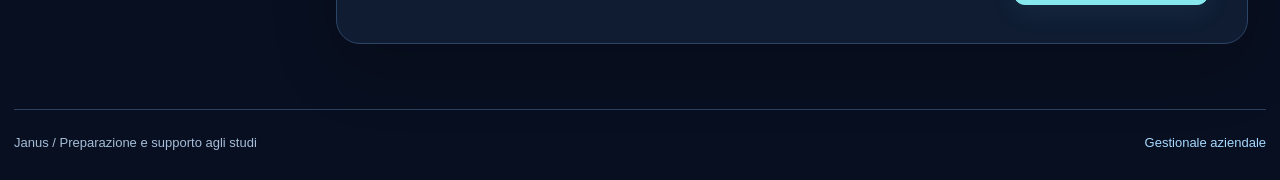
<file: iscrizione-futuro.html>
<!doctype html><html lang="it"><head><meta charset="utf-8"><meta name="viewport" content="width=device-width,initial-scale=1"><meta name="robots" content="noindex,nofollow"><title>Janus · Alternativa futuristica · Richiesta</title><link rel="stylesheet" href="./style.css"><link rel="stylesheet" href="./enrollment.css"><link rel="stylesheet" href="./concept-c.css"><link rel="stylesheet" href="./concept-d.css"><link rel="stylesheet" href="./futuro.css"><link rel="stylesheet" href="./theme-switcher.css"><script type="module" src="./theme-switcher.js"></script></head><body class="concept-c concept-d future-theme client-c"><header class="c-top"><a class="c-brand" href="./iscrizione-futuro.html"><img src="./assets/janus_logo-1.png" alt="Istituto Janus"><span>Janus<small>Preparazione e supporto agli studi</small></span></a><a class="c-employee" href="./gestionale-futuro.html">Personale Janus <span></span></a></header><div class="c-proposal future-comparison"><span>JANUS / ALTERNATIVA FUTURISTICA</span><nav aria-label="Confronta le versioni"><a href="./iscrizione-d.html">Versione attuale</a><a href="./gestionale-futuro.html">Gestionale</a></nav></div><main class="c-client-main"><section class="d-hero"><img class="d-hero-image" src="./assets/janus-studio-editoriale.png" alt="Scena illustrativa di due giovani adulti impegnati nello studio"><div class="d-hero-shade"></div><div class="d-hero-content"><span class="d-eyebrow">JANUS / PREPARAZIONE E SUPPORTO AGLI STUDI</span><h1>Il tuo prossimo passo.<br><em>Una nuova prospettiva.</em></h1><p>Un nuovo inizio, un percorso da riprendere, un traguardo da raggiungere. Raccontaci da dove vuoi partire.</p><a class="d-hero-cta" href="#modulo">Inizia la tua richiesta <span></span></a><span class="d-service-note">Preparazione e supporto privato agli studi</span></div><div class="d-photo-note">Immagine illustrativa generata</div><div class="future-orbit" aria-hidden="true"><span></span><i></i></div><div class="d-hero-caption"><span>LA TUA STRADA, CON JANUS</span><b>Il futuro prende forma.</b></div></section><div class="d-journey"><article><b>01</b><div><strong>Presentati</strong><span>I tuoi dati e, se serve, quelli del genitore o tutore.</span></div></article><article><b>02</b><div><strong>Scegli il percorso</strong><span>Indirizzo di studio e pacchetto di tuo interesse.</span></div></article><article><b>03</b><div><strong>Invia la richiesta</strong><span>La riceve il personale Janus per le verifiche.</span></div></article></div><div class="c-demo">DEMO · Solo dati inventati e indirizzi email @example.test.</div><section id="modulo" class="c-wizard-layout"><aside class="c-step-rail"><span class="c-kicker">IL MODULO, UN PASSO ALLA VOLTA</span><h2>Il tuo prossimo<br><em>passo.</em></h2><nav aria-label="Passaggi del modulo"><button type="button" data-wizard-step="0"><b>01</b><span>Studente e famiglia<small>Chi sta iniziando il percorso</small></span></button><button type="button" data-wizard-step="1"><b>02</b><span>Percorso e pacchetto<small>La tua preferenza di studio</small></span></button><button type="button" data-wizard-step="2"><b>03</b><span>Riepilogo e invio<small>Controlla, conferma, invia</small></span></button></nav><div class="c-side-note">Nessun login per lo studente. Dopo l’invio, il lavoro passa al personale Janus.</div></aside><div class="c-form-stage"><section id="student-entry" aria-labelledby="form-title"><div class="c-stage-header"><div><span id="wizard-position" class="c-kicker">PASSO 1 DI 3</span><h2 id="form-title">Cominciamo da te.</h2></div><span class="c-pill">Compilazione guidata</span></div><div class="c-progress-track"><div id="wizard-progress"></div></div><form id="student-form" novalidate><section class="wizard-step"><fieldset class="age-selector"><legend>La richiesta riguarda uno studente</legend><div class="age-options"><label><input type="radio" name="student_age_group" value="adult"><span>Maggiorenne <small>18 anni o più</small></span></label><label><input type="radio" name="student_age_group" value="minor"><span>Minorenne <small>Con genitore o tutore</small></span></label></div><small data-error="student_age_group" class="error"></small><p class="field-help" data-age-hint></p></fieldset><fieldset><legend><div class="section-label"><span class="section-number">01</span><div><h3>Dati personali</h3><p>Inserisci i dati dello studente. I campi con * sono necessari.</p></div></div></legend><div class="grid"><label>Nome *<input name="given_name" maxlength="80" required autocomplete="off" placeholder="Es. Giulia"><small data-error="given_name"></small></label><label>Cognome *<input name="family_name" maxlength="80" required autocomplete="off" placeholder="Es. Rossi"><small data-error="family_name"></small></label><label>Data di nascita *<input name="birth_date" type="date" required><small data-error="birth_date"></small></label><label>Email *<input name="email" type="email" placeholder="prova@example.test" maxlength="160" required autocomplete="off"><small data-error="email"></small></label></div></fieldset><fieldset data-guardian-section class="guardian-panel" hidden><legend><div class="section-label"><span class="section-number">↳</span><div><h3>Genitore o tutore dello studente minorenne</h3><p>La richiesta deve essere compilata dal genitore o tutore. Usa solo dati inventati nella demo.</p></div></div></legend><div class="grid"><label>Relazione con lo studente *<select name="guardian_relationship"><option value="">Scegli una relazione</option><option value="genitore">Genitore</option><option value="tutore_legale">Tutore legale</option></select><small data-error="guardian_relationship"></small></label><label>Nome del genitore o tutore *<input name="guardian_given_name" maxlength="80" autocomplete="off"><small data-error="guardian_given_name"></small></label><label>Cognome del genitore o tutore *<input name="guardian_family_name" maxlength="80" autocomplete="off"><small data-error="guardian_family_name"></small></label><label>Email del genitore o tutore *<input name="guardian_email" type="email" maxlength="160" placeholder="genitore@example.test" autocomplete="off"><small data-error="guardian_email"></small></label></div><label class="checkbox"><input name="guardian_authority_confirm" type="checkbox"><span>Dichiaro di compilare questa richiesta come genitore o tutore dello studente minorenne. *</span></label><small data-error="guardian_authority_confirm" class="error"></small><p class="field-help">Il titolo dichiarato sarà verificato dal personale Janus. Questa dichiarazione non attribuisce automaticamente ruoli di contraente o pagatore.</p></fieldset><div class="c-wizard-actions"><span>I campi con * sono necessari.</span><button type="button" data-wizard-next class="primary">Continua al percorso </button></div></section><section class="wizard-step" hidden><fieldset id="percorsi-studio"><legend><div class="section-label"><span class="section-number">02</span><div><h3>Il tuo percorso di studio</h3><p>Indica regione, anno scolastico e indirizzo richiesto.</p></div></div></legend><div class="grid"><label>Regione *<select name="region" required><option value="">Scegli una regione</option></select><small data-error="region"></small></label><label>Anno scolastico *<select name="school_year" required><option value="">Scegli un anno</option><option>2025/2026</option><option>2026/2027</option><option>2027/2028</option></select><small data-error="school_year"></small></label><label class="full-width">Indirizzo di studio richiesto (facoltativo)<select name="study_track"><option value="">Scegli un indirizzo, se lo conosci</option></select><small data-error="study_track"></small><span class="field-help">Il personale Janus verificherà il percorso indicato.</span></label></div></fieldset><fieldset class="package-section"><legend><div class="section-label"><span class="section-number">03</span><div><h3>Il pacchetto Janus che ti interessa</h3><p>Indica una preferenza: il personale verificherà con te l’offerta e le condizioni.</p></div></div></legend><div class="package-grid" data-package-options></div><label class="checkbox package-undecided"><input type="radio" name="service_package" value="" checked><span>Non ho ancora scelto: preferisco confrontarmi con Janus.</span></label><small data-error="service_package" class="error"></small></fieldset><div class="c-wizard-actions"><button type="button" data-wizard-back class="quiet"> Indietro</button><button type="button" data-wizard-next class="primary">Controlla la richiesta </button></div></section><section class="wizard-step" hidden><div class="section-label"><span class="section-number">04</span><div><h3>Controlla e invia</h3><p>Verifica i dati prima di confermare la richiesta.</p></div></div>
<div class="submit-area"><h3>Riepilogo della richiesta</h3><div class="client-summary"><span><strong>Studente:</strong> <span id="summary-name">Da compilare</span></span><span><strong>Anno:</strong> <span id="summary-year">Da indicare</span></span><span><strong>Indirizzo:</strong> <span id="summary-track">Non indicato</span></span><span><strong>Pacchetto:</strong> <span data-package-summary>Non indicato</span></span></div>
<p class="notice">Questa è una dimostrazione: usa dati inventati e un’email che termini con <strong>@example.test</strong>.</p><label class="checkbox"><input name="synthetic_confirm" type="checkbox"><span>Confermo di aver inserito esclusivamente dati inventati. *</span></label><small data-error="synthetic_confirm" class="error"></small></div>
<label class="honeypot" aria-hidden="true">Lascia vuoto<input name="website" tabindex="-1" autocomplete="off"></label><p id="submit-error" class="error" role="alert"></p><button class="primary" id="submit-button">Invia richiesta di prova </button><p class="student-help">L’invio registra una richiesta di prova. Non costituisce iscrizione effettiva ai servizi Janus.</p><button type="button" data-wizard-back class="c-back"> Torna al percorso</button></section></form></section><section id="receipt" class="card receipt client-receipt" hidden tabindex="-1" aria-labelledby="receipt-title"><span class="tag">RICHIESTA RICEVUTA</span><div class="success-icon" aria-hidden="true">✓</div><h2 id="receipt-title">La tua richiesta è stata inviata.</h2><p id="receipt-name"></p><p class="reference" id="receipt-id"></p><div class="receipt-note"><h3>Adesso se ne occupa Janus</h3><p>Il personale può trovare la richiesta nel gestionale e verificare il percorso indicato. Per lo studente la compilazione è conclusa.</p></div><p>La ricevuta conferma l’acquisizione della richiesta di prova. Non costituisce approvazione o iscrizione effettiva ai servizi.</p><button id="new-request" class="quiet">Compila un’altra richiesta di prova</button><p>Sei del personale Janus? <a href="./gestionale-futuro.html">Apri il gestionale aziendale </a></p></section></div></section></main><footer class="c-footer"><span>Janus / Preparazione e supporto agli studi</span><a href="./gestionale-futuro.html">Gestionale aziendale </a></footer><script type="module" src="./student.js"></script><script type="module" src="./wizard-c.js"></script></body></html>
</file>
<file: style.css>
:root{font-family:Inter,system-ui,-apple-system,"Segoe UI",sans-serif;color:#2a2246;background:#f4f6fa;font-size:16px;--blue:#708cbb;--ink:#2a2246;--line:#e1e5ee}*{box-sizing:border-box}[hidden]{display:none!important}body{margin:0}.topbar{padding:16px max(24px,calc((100% - 1180px)/2));background:white;display:flex;justify-content:space-between;align-items:center;border-bottom:1px solid var(--line)}.brand{display:flex;gap:18px;align-items:center;text-decoration:none;color:var(--ink);font-weight:700;font-size:20px}.brand img{width:43px;height:auto}.brand small{display:block;font-size:12px;color:#66647a;font-weight:400;margin-top:4px}.account{display:flex;align-items:center;gap:12px;font-size:14px}.demo-note{text-align:center;padding:10px 20px;background:#e9eef8;font-size:13px;color:#384e75}main{max-width:1180px;margin:0 auto;padding:44px 24px;min-height:calc(100vh - 200px)}.welcome{display:grid;grid-template-columns:1.25fr 1fr;gap:70px;align-items:center;padding:36px 0}.eyebrow{font-size:11px;font-weight:750;letter-spacing:.13em;color:#526f9e}h1{font-size:clamp(28px,3.4vw,43px);line-height:1.17;letter-spacing:-.035em;margin:15px 0}h2{font-size:24px;margin:0 0 12px;letter-spacing:-.02em}p{line-height:1.6;color:#656278;margin:10px 0 22px}.pills{display:flex;gap:10px;flex-wrap:wrap}.pills span{padding:10px 13px;border-radius:25px;background:white;border:1px solid var(--line);font-size:14px}.card{background:white;border:1px solid var(--line);border-radius:18px;padding:30px;box-shadow:0 8px 28px #2a224606}.login-card{padding:32px}.notice{background:#fff5dc;color:#6a5010;border-radius:8px;padding:12px;font-size:14px}.notice.ready{background:#edf6ef;color:#245f3f}label{display:flex;flex-direction:column;gap:8px;font-size:14px;font-weight:600;margin-bottom:18px}input,select{width:100%;min-height:46px;border:1px solid #cbd1df;border-radius:8px;padding:10px 12px;font:inherit;font-weight:400;color:var(--ink);background:white}input::placeholder{color:#858394}button{font:inherit;font-size:14px;cursor:pointer;border:1px solid transparent;border-radius:8px;min-height:44px;padding:11px 18px;font-weight:650}.primary{background:#465f91;color:white}.primary:hover{background:#354b76}.quiet,.nav-button{background:white;color:var(--ink);border-color:#ccd3e0}.nav-button[aria-pressed=true]{background:#eaf0fa;border-color:#708cbb}button:disabled{cursor:not-allowed;opacity:.55}:focus-visible{outline:3px solid #708cbb;outline-offset:3px}.login-card button{width:100%}.section-heading{display:flex;justify-content:space-between;align-items:center;gap:24px;margin-bottom:25px}.section-heading h1{font-size:30px}.section-heading p{margin-bottom:0}.section-heading nav{display:flex;gap:10px;flex-shrink:0}.grid{display:grid;grid-template-columns:1fr 1fr;gap:0 22px}.filters{grid-template-columns:repeat(3,1fr)}.actions{display:flex;gap:12px;align-items:center;flex-wrap:wrap}.actions span{font-size:14px;color:#656278}.error,[data-error]{color:#a02d33;font-size:13px;line-height:1.5}[aria-invalid=true]{border-color:#a02d33}.table-wrap{overflow:auto;margin-top:24px}table{border-collapse:collapse;width:100%;font-size:14px;text-align:left;white-space:nowrap}th{padding:13px 15px;background:#f4f6fa;font-weight:600;color:#67637c}td{padding:17px 15px;border-bottom:1px solid var(--line)}td:first-child{font-weight:650}.badge{display:inline-block;font-size:12px;color:#486384;background:#edf2fa;border-radius:20px;padding:5px 9px}.form-card{max-width:820px;margin:0 auto}.checkbox{flex-direction:row;align-items:flex-start;font-weight:400}.checkbox input{width:19px;min-height:19px;margin:2px 0 0;flex-shrink:0}.receipt{max-width:700px;text-align:center;margin:25px auto}.success-icon{background:#e7f5ed;color:#24784d;width:76px;height:76px;font-size:44px;line-height:76px;border-radius:50%;margin:4px auto 24px}.receipt button{margin:5px}.reference{font-family:monospace;font-size:13px;overflow-wrap:anywhere}footer{padding:22px;text-align:center;font-size:12px;color:#6f6a82}.sr-only{position:absolute;clip:rect(0,0,0,0);width:1px;height:1px;overflow:hidden}#pagination{margin-top:20px}@media(max-width:800px){.welcome{grid-template-columns:1fr;gap:28px;padding-top:0}.section-heading{align-items:stretch;flex-direction:column}.filters{grid-template-columns:1fr 1fr}.section-heading nav{flex-wrap:wrap}main{padding:28px 16px}.card{padding:22px}.topbar{padding:12px 16px}.brand{font-size:16px}.account{max-width:45%;flex-wrap:wrap;justify-content:flex-end}}@media(max-width:480px){.grid{grid-template-columns:1fr}.actions>*{flex:1 1 auto}.brand small{font-size:10px}.brand img{width:35px}.welcome h1 br{display:none}.receipt{padding:22px 16px}}
:root .student-main{max-width:880px}.student-heading{max-width:680px;margin:0 auto 30px;text-align:center}.student-heading .pills{justify-content:center}.staff-link{color:#465f91;font-size:14px;text-decoration:none;font-weight:650}.student-help{font-size:13px;margin-bottom:0}.honeypot{position:absolute;left:-10000px;opacity:0;pointer-events:none}.student-main .form-card{max-width:none}
.journey{list-style:none;padding:0;display:grid;grid-template-columns:repeat(3,1fr);gap:12px;margin:26px 0 0;text-align:left}.journey li{padding:15px;border:1px solid var(--line);background:white;border-radius:12px}.journey .current{border-color:#708cbb;background:#edf2fa}.journey strong{display:block;font-size:14px}.journey span{display:block;font-size:12px;line-height:1.5;color:#656278;margin-top:7px}.full-width{grid-column:1/-1}.field-help{font-weight:400;font-size:12px;color:#656278}.study-track-cell{white-space:normal;min-width:180px;max-width:270px}@media(max-width:560px){.journey{grid-template-columns:1fr}.journey li{padding:12px 15px}.journey span{margin-top:3px}}
</file>
<file: enrollment.css>
.age-selector{margin:0 0 28px!important;padding:0!important;border:0!important;min-width:0}.age-selector legend{font-size:12px;color:#5b526b;font-weight:650;margin-bottom:13px}.age-options{display:grid;grid-template-columns:1fr 1fr;gap:12px}.age-options label{display:flex;flex-direction:row;gap:10px;align-items:center;border:1px solid #e2dce7;border-radius:8px;padding:14px;margin:0;cursor:pointer;background:#fff}.age-options label:has(input:checked){border-color:#708cbb;box-shadow:0 0 0 2px #708cbb15;background:#f5f7fc}.age-options input{min-height:17px!important;width:17px!important;flex-shrink:0;accent-color:#536f9e}.age-options span{font-size:12px;line-height:1.6}.age-options small{display:block;font-size:10px;font-weight:400;color:#7d7188}.age-selector .field-help{margin:12px 0 0;font-size:11px}.guardian-panel{margin:8px 0 26px!important;padding:21px!important;background:#f3f6fb;border:1px solid #dce4f2!important;border-radius:10px;min-width:0}.guardian-panel legend{padding:0!important;float:left;width:100%;margin-bottom:12px}.guardian-panel .grid{clear:both}.guardian-panel .section-label p{font-size:11px}.guardian-panel .checkbox{flex-direction:row;font-size:11px;line-height:1.7}.guardian-panel .checkbox input{min-height:17px;width:17px;flex-shrink:0;accent-color:#536f9e}.package-section{margin:8px 0 27px!important;padding:0!important;border:0!important;min-width:0}.package-grid{display:grid;grid-template-columns:1fr 1fr;gap:12px}.package-choice{position:relative;border:1px solid #e3dce5;background:#fff;border-radius:10px;padding:19px 17px;display:flex;flex-direction:row;align-items:flex-start;gap:9px;cursor:pointer;margin:0!important;min-width:0}.package-choice:has(input:checked){border-color:#b79a67;background:#fcfaf5;box-shadow:0 0 0 2px #b79a6718}.package-choice input{min-height:17px!important;width:17px!important;margin:2px 0 0;accent-color:#947748;flex-shrink:0}.package-copy{display:block;min-width:0}.package-copy .package-tag{display:block;font-size:8px;text-transform:uppercase;letter-spacing:.1em;color:#8c754e;margin-bottom:9px}.package-copy strong{display:block;font-family:Georgia,serif;font-weight:400;font-size:18px;line-height:1.35;color:#3a2e4d;margin-bottom:9px}.package-copy>span:last-child{display:block;font-size:10px;line-height:1.8;font-weight:400;color:#766a80}.package-undecided{margin:17px 0 0!important;align-items:center!important;font-size:11px!important}.package-undecided input{width:17px;min-height:17px;accent-color:#536f9e}.minor-badge{display:inline-block;margin-left:6px;font-size:8px;padding:3px 6px;background:#f8f0de;border-radius:4px;color:#816535;vertical-align:middle}.package-cell{white-space:normal;min-width:140px;max-width:190px;font-size:11px}.row-detail{font-size:10px!important;min-height:31px!important;padding:6px 9px!important}.detail-grid{display:grid;grid-template-columns:1fr 1fr;gap:22px;margin:26px 0}.detail-grid dt{font-size:10px;color:#7a6d85;margin-bottom:8px}.detail-grid dd{font-size:13px;margin:0;color:#3b2f4e;overflow-wrap:anywhere}.application-detail #detail-guardian-status{font-size:12px;color:#8b6b37}.staff-page .package-choice{padding:19px}.staff-page .guardian-panel{padding:24px!important}@media(max-width:600px){.package-grid{grid-template-columns:1fr}.package-choice{padding:20px}.age-options{gap:9px}.age-options label{padding:11px;gap:8px}.age-options span{font-size:11px}.age-options small{font-size:9px}.guardian-panel{padding:17px!important}.detail-grid{grid-template-columns:1fr}.package-copy strong{font-size:20px}.package-copy>span:last-child{font-size:11px}}
</file>
<file: concept-c.css>
:root{--c-ink:#262b36;--c-paper:#f4f2ec;--c-blue:#708cbb;--c-orange:#ee9c79;--c-mint:#c9d9bd;--c-lilac:#d1cce3}.concept-c{background:var(--c-paper);font-family:"Segoe UI",Arial,sans-serif;color:var(--c-ink);font-size:15px}.concept-c h1,.concept-c h2,.concept-c h3{color:var(--c-ink);font-family:"Segoe UI",Arial,sans-serif;letter-spacing:-.045em}.concept-c p{color:#686b70;font-size:13px;line-height:1.8}.concept-c .primary{background:#282e3a;color:white;border:1px solid #282e3a;border-radius:3px;font-size:12px;box-shadow:none}.concept-c .primary:hover{background:#47556e}.concept-c .quiet{border:1px solid #d6d6cf;border-radius:3px;color:#444c5c;background:transparent;font-size:12px}.concept-c input,.concept-c select{background:#fff;border:1px solid #d7d8d3;border-radius:3px;font:inherit;font-size:13px;min-height:47px;color:#353d4c}.concept-c input:focus,.concept-c select:focus{outline:2px solid #708cbb;outline-offset:1px}.concept-c label{font-size:12px;color:#4e5664}.concept-c button{border-radius:3px}.concept-c .card{border:1px solid #d9dad4;border-radius:4px;box-shadow:none;background:#fbfbf8}.c-top{max-width:1320px;margin:auto;padding:22px 30px;display:flex;justify-content:space-between;align-items:center;gap:20px}.c-brand{display:flex;gap:15px;align-items:center;text-decoration:none;color:#303745;font-size:23px;font-weight:700}.c-brand img{width:38px;height:auto}.c-brand small{display:block;font-size:10px;font-weight:400;letter-spacing:.03em;color:#777b80;margin-top:5px}.c-employee{color:#4b5360;font-size:11px;text-decoration:none;display:flex;gap:25px;align-items:center;border-bottom:1px solid #9ca2aa;padding-bottom:8px}.c-employee span{font-size:20px}.c-proposal{display:flex;justify-content:space-between;gap:18px;align-items:center;border-top:1px solid #d9dbd5;border-bottom:1px solid #d9dbd5;padding:9px max(25px,calc((100% - 1260px)/2));font-size:9px;letter-spacing:.08em;color:#6b717b}.c-proposal div{display:flex;gap:18px}.c-proposal a{color:#676e79;letter-spacing:0;text-decoration:none;border-bottom:1px solid #aeb3b9}.c-client-main{max-width:1320px;padding:0 30px;margin:auto}.c-poster{display:grid;grid-template-columns:1.3fr 1fr;min-height:500px;gap:60px;align-items:center;padding:62px 0 54px}.c-kicker{font-size:9px;letter-spacing:.12em;font-weight:650;color:#677588}.c-poster h1{font-size:69px;line-height:1.02;letter-spacing:-.065em;font-weight:650;margin:24px 0}.c-poster h1 em{font-style:normal;color:#6a87b5}.c-poster-copy>p{font-size:13px;max-width:400px;line-height:1.9;margin-bottom:24px}.c-start{display:inline-flex;gap:55px;align-items:center;background:#303744;color:#fff;font-size:11px;font-weight:600;padding:15px 18px;text-decoration:none;border-radius:2px}.c-start span{font-size:19px;font-weight:400}.c-poster-copy>small{display:block;font-size:10px;color:#858b91;margin-top:18px}.c-route-art{height:370px;position:relative;max-width:450px;width:100%;justify-self:end;border:1px solid #d1d4ce;background:linear-gradient(90deg,#d1d4ce40 1px,transparent 1px),linear-gradient(#d1d4ce40 1px,transparent 1px);background-size:28px 28px;overflow:hidden}.route-line{position:absolute;width:200px;height:210px;left:110px;top:62px;border:26px solid #708cbb;border-right-color:#c6d5bb;border-radius:90px 90px 80px 0;transform:rotate(-20deg)}.route-node{position:absolute;display:flex;align-items:center;gap:12px;background:#f8f6f1;border:1px solid #cbd0c9;padding:12px 16px;box-shadow:6px 6px 0 #30374412}.route-node b{display:grid;place-items:center;width:37px;height:37px;border-radius:50%;font-size:12px;font-weight:600;color:#3f4c5f}.route-node span{font-size:12px;letter-spacing:-.02em}.node-one{left:25px;top:35px}.node-one b{background:#b8cae3}.node-two{right:20px;top:148px}.node-two b{background:#efc0a7}.node-three{left:52px;bottom:30px}.node-three b{background:#cbdcbd}.route-label{position:absolute;right:17px;bottom:18px;font-size:8px;line-height:1.7;letter-spacing:.12em;color:#7d8490}.c-demo{font-size:10px;letter-spacing:.04em;border-top:1px solid #d7dad3;border-bottom:1px solid #d7dad3;padding:13px 0;color:#7b7971}.c-wizard-layout{display:grid;grid-template-columns:270px minmax(0,1fr);gap:66px;padding:57px 0 65px;align-items:start}.c-step-rail{position:sticky;top:25px}.c-step-rail h2{font-size:39px;line-height:1.05;font-weight:600;margin:20px 0 29px;letter-spacing:-.055em}.c-step-rail nav{display:grid;gap:4px}.c-step-rail nav button{border:0;border-top:1px solid #d7dad3;background:transparent;display:flex;gap:15px;text-align:left;padding:18px 0;align-items:center;color:#6e7683}.c-step-rail nav button b{font-size:10px;display:grid;place-items:center;width:31px;height:31px;border:1px solid #d1d5d0;border-radius:50%;font-weight:500}.c-step-rail nav button span{font-size:12px;font-weight:600}.c-step-rail nav button small{display:block;font-size:10px;line-height:1.7;font-weight:400;margin-top:4px;color:#8a9098}.c-step-rail nav button[aria-current=step]{color:#3b547b}.c-step-rail nav button[aria-current=step] b{background:#708cbb;color:white;border-color:#708cbb}.c-step-rail nav button:disabled{opacity:.5;cursor:default}.c-side-note{margin-top:28px;padding:17px 15px;background:#e6e8e0;font-size:11px;line-height:1.8;color:#767d7d}.c-form-stage{border:1px solid #d4d7d0;background:#fdfdfb;min-width:0;padding:32px 36px}.c-stage-header{display:flex;justify-content:space-between;gap:15px;align-items:center}.c-stage-header h2{font-size:27px;font-weight:600;margin:7px 0 0}.c-pill{padding:7px 11px;background:#ebeee6;border-radius:2px;font-size:9px;color:#747b70}.c-progress-track{height:3px;background:#e7e9e3;margin:26px 0 30px}.c-progress-track div{height:100%;background:#708cbb;width:33.33%}.concept-c .wizard-step fieldset{border:0;margin:0 0 26px;padding:0;min-width:0}.concept-c .section-label{display:flex;gap:12px;align-items:center;margin-bottom:23px}.concept-c .section-label h3{font-size:15px;margin:0;font-weight:650}.concept-c .section-label p{font-size:11px;margin:5px 0 0}.concept-c .section-number{font-size:10px;color:#7284a3;border:1px solid #dce1e9;padding:7px;background:#eff2f7}.concept-c .client-summary{display:flex;flex-wrap:wrap;gap:11px 20px;font-size:12px;line-height:1.7}.concept-c .submit-area{border:1px solid #dde0d7;background:#f3f5ef;padding:21px;margin:18px 0}.concept-c .notice{font-size:11px;line-height:1.8;border-radius:2px;background:#fbfaee}.concept-c .package-grid{gap:14px}.concept-c .package-choice{border-radius:3px;border-color:#d5d8d1;background:#fafbf7}.concept-c .package-choice:has(input:checked){background:#eef2f8;border-color:#708cbb;box-shadow:none}.concept-c .package-copy strong{font-family:"Segoe UI",Arial,sans-serif;font-size:17px;font-weight:600;color:#374258}.concept-c .package-copy .package-tag{color:#8c765d}.concept-c .guardian-panel{border-radius:3px;background:#eff3f8}.concept-c .age-options label{border-radius:3px}.concept-c .age-options label:has(input:checked){background:#edf2f9;box-shadow:none}.concept-c .student-help{font-size:10px;text-align:center;line-height:1.8}.concept-c #submit-button{width:100%;margin-top:20px;min-height:49px}.c-wizard-actions{border-top:1px solid #e3e5de;margin-top:24px;padding-top:23px;display:flex;justify-content:space-between;gap:15px;align-items:center}.c-wizard-actions>span{font-size:10px;color:#7d838c}.c-back{border:0;background:none;color:#758298;font-size:11px;padding:10px 0;margin-top:11px;min-height:35px}.c-footer{max-width:1260px;margin:auto;border-top:1px solid #d7dad3;padding:24px 0 30px;display:flex;justify-content:space-between;gap:20px;font-size:10px;color:#7b818b}.c-footer a{color:#6e7f98;text-decoration:none}.client-c .receipt{padding:28px 0;border:0;background:none;box-shadow:none;margin:0}.client-c .receipt h2{font-size:28px}.client-c .success-icon{background:#e4eddd;color:#66824b;width:68px;height:68px;line-height:68px;border-radius:50%;font-size:34px;margin:20px auto}.client-c .tag{font-size:9px;color:#829373}.client-c .reference{font-size:10px;overflow-wrap:anywhere;background:#f1f3ec;padding:14px}.client-c .receipt-note{background:#f0f3f8;padding:20px;margin:22px 0}.client-c .receipt-note h3{font-size:17px}.client-c .receipt p{font-size:12px}
.staff-c{background:#f0f1ed}.staff-c .topbar{background:#292f3b;padding:16px 30px;min-height:80px;border-bottom:0}.staff-c .brand{color:#f7f8f5;font-size:21px}.staff-c .brand img{background:#fff;padding:5px;width:39px;border-radius:3px}.staff-c .brand small{color:#afb9ca;font-size:10px}.staff-c .account{color:#cbd2de;font-size:11px;display:flex;gap:10px;align-items:center}.staff-c .account button{background:#ffffff0c;color:#e0e4ec;border-color:#ffffff2a;font-size:10px;min-height:33px;padding:7px 11px}.staff-c .c-proposal{background:#e7e9e3;border-top:0}.staff-c .demo-note{background:#edf0e8;color:#7e887a;font-size:10px;padding:8px}.staff-c .staff-main{max-width:1420px;margin:auto;padding:0 30px;min-height:calc(100vh - 185px)}.staff-c .staff-workspace{display:block}.c-workspace-top{border-bottom:1px solid #d6dcd4;padding:20px 0;display:flex;justify-content:space-between;gap:20px;align-items:center}.department-nav{display:flex;gap:6px;flex-wrap:wrap}.department-tab{display:flex;align-items:center;gap:10px;padding:9px 14px;background:#fbfcf9;border:1px solid #d6dcd4;color:#68727c;font-size:11px;min-height:42px}.department-tab span{font-size:8px;display:grid;place-items:center;width:22px;height:22px;border:1px solid #d8ddd5;border-radius:50%}.department-tab[aria-pressed=true]{background:#303845;border-color:#303845;color:#fff}.department-tab[aria-pressed=true] span{border-color:#ffffff4a}.c-utility-nav{display:flex;gap:12px;align-items:center}.c-utility-nav button,.c-utility-nav a{border:0;background:transparent;color:#6f7c8c;font-size:10px;padding:8px 3px;text-decoration:none;min-height:34px;font-weight:600}.c-utility-nav button[aria-pressed=true]{border-bottom:2px solid #708cbb}.staff-c .staff-content{padding:28px 0 45px}.staff-c .section-heading{margin:0 0 25px;display:flex;justify-content:space-between;align-items:center;gap:20px}.staff-c .section-heading h1{font-size:29px;margin:8px 0;font-weight:650}.staff-c .section-heading p{font-size:11px;margin:0}.staff-c .eyebrow{font-size:8px;letter-spacing:.1em;color:#80909e}.staff-c .workspace-status{font-size:8px;border:1px solid #d7dcd5;padding:9px;color:#8c948c}.staff-c .staff-content .card{padding:26px}.staff-c .search-card-heading{display:flex;justify-content:space-between;gap:15px}.staff-c .search-card-heading h2{font-size:18px}.staff-c .tag{font-size:8px;color:#83917b;background:#eaf0e6;padding:7px 9px;height:max-content}.staff-c .search-intro{font-size:11px;margin:0 0 23px}.staff-c .filters{grid-template-columns:repeat(4,minmax(0,1fr));gap:0 16px}.staff-c .filters label{font-size:10px}.staff-c .filters input,.staff-c .filters select{font-size:12px;min-height:43px}.staff-c .search-actions{border-top:1px solid #e4e7df;border-bottom:1px solid #e4e7df;padding:18px 0;gap:10px}.staff-c .search-actions #search-status{flex-basis:100%;font-size:10px;color:#87918b}.staff-c .search-empty{padding:42px;text-align:center}.staff-c .empty-icon{font-size:32px;color:#8c9b88}.staff-c .search-empty h3{font-size:19px}.staff-c .search-empty p{font-size:11px;max-width:390px;margin:auto}.staff-c table{font-size:11px}.staff-c th{font-size:9px;background:#edf1e8;color:#859080}.staff-c td{padding:15px 13px;border-color:#e7eae3}.staff-c .study-track-cell,.staff-c .package-cell{white-space:normal;min-width:160px;max-width:200px}.staff-c .badge{font-size:9px;background:#eaf0e2;color:#7b916a}.department-heading{border-top:2px solid #303845;display:grid;grid-template-columns:1fr 1.2fr;gap:16px 30px;padding:25px 0 20px}.department-heading>div{display:flex;gap:16px;align-items:center}.department-heading>div>span{font-size:12px;padding:11px;border:1px solid #cbd2c8;color:#7e8c7e}.department-heading h2{font-size:36px;font-weight:600;margin:0}.department-heading>p{font-size:13px;line-height:1.9;margin:0;align-self:center}.department-heading>span{grid-column:1/-1;font-size:10px;color:#8d978c}.department-metrics{display:grid;grid-template-columns:repeat(4,1fr);gap:14px;margin:10px 0 34px}.department-metric{border:1px solid #d6dcd3;min-height:115px;padding:19px;background:#f8f9f5;display:flex;flex-direction:column;justify-content:space-between;gap:16px}.department-metric span{font-size:10px;color:#828b80}.department-metric strong{font-size:30px;font-weight:500;color:#536048}.department-metric:nth-child(2){background:#eef1f8}.department-metric:nth-child(2) strong{color:#748bb3}.department-metric:nth-child(3){background:#f6eee6}.department-metric:nth-child(3) strong{color:#b88e6b}.department-metric:nth-child(4){background:#efedf6}.department-metric:nth-child(4) strong{color:#9688b1}.department-section-title{display:flex;justify-content:space-between;gap:20px;align-items:center;margin:0 0 17px}.department-section-title h3{font-size:18px;margin:0}.department-section-title>span{font-size:8px;letter-spacing:.07em;color:#8b9488}.department-tasks{display:grid;grid-template-columns:repeat(3,minmax(0,1fr));gap:15px}.department-task{min-height:150px;position:relative;display:flex;flex-direction:column;gap:13px;text-align:left;background:#fafbf8;border:1px solid #d5ddd0;padding:22px;color:#58664f;white-space:normal}.department-task:hover{background:#f0f4eb;border-color:#adbca0}.department-task strong{font-size:16px;font-weight:600;letter-spacing:-.025em;padding-right:20px}.department-task>span{font-size:11px;line-height:1.8;color:#88917f;max-width:240px;font-weight:400}.task-arrow{position:absolute;right:18px;top:20px;font-size:18px;font-weight:400;color:#97a68b}.department-output{margin-top:28px}.department-output h3{font-size:20px;margin:0 0 20px}.department-output table{width:100%}.department-limit{font-size:10px!important;line-height:1.9!important;color:#8b9188!important;border-left:2px solid #d1dac9;padding:0 0 0 15px;margin:25px 0}.role-empty{padding:20px 0;font-size:12px}.role-catalog-grid{display:grid;grid-template-columns:repeat(4,minmax(0,1fr));gap:12px}.role-catalog-card{border:1px solid #d8ded2;padding:18px;background:#f8faf5}.role-catalog-card>span{font-size:8px;letter-spacing:.08em;color:#a28c70;text-transform:uppercase}.role-catalog-card h3{font-size:15px;line-height:1.4;margin:10px 0}.role-catalog-card p{font-size:10px;line-height:1.9;margin:0}.role-track-list{display:flex;flex-wrap:wrap;gap:8px}.role-track-list span{font-size:10px;background:#eef2e8;border:1px solid #dce3d5;padding:8px 10px;color:#809170}.role-subtitle{font-size:15px;margin:24px 0 15px}.c-project-map{border-top:1px solid #d6ded0;padding:20px 0 0;margin-top:30px}.c-project-map summary{font-size:11px;cursor:pointer;color:#829374}.project-map-grid{display:grid;grid-template-columns:repeat(3,1fr);gap:18px;margin-top:20px}.project-map-grid article{border:1px dashed #d2dcc9;padding:17px}.project-map-grid b{font-size:12px;color:#7f906f}.project-map-grid p{font-size:10px;line-height:1.9}.staff-c .staff-login{grid-template-columns:1.2fr 1fr;gap:70px;padding:60px 30px;max-width:1100px;margin:auto;min-height:600px}.staff-c .staff-login-copy{position:relative;padding-left:28px;border-left:8px solid #b9c9df}.staff-c .staff-login-copy h1{font-size:49px;font-weight:600;line-height:1.05;margin:25px 0}.staff-c .staff-login-copy .tag{background:transparent;padding:0;color:#8393a9}.staff-c .staff-login-copy>p{font-size:13px;line-height:1.9}.staff-c .login-features{list-style:none;margin:25px 0 0;padding:0;display:grid;gap:13px;font-size:11px;color:#8b9489}.staff-c .feature-icon{margin-right:10px;color:#9aa991}.staff-c .login-illustration-note{display:none}.staff-c .login-card{padding:32px}.staff-c .login-card .eyebrow{color:#899a7a}.staff-c .login-card h2{font-size:26px;font-weight:600}.staff-c .login-card>p{font-size:11px;line-height:1.9}.staff-c .login-card .notice{font-size:10px;border-radius:2px;background:#eef3e9;color:#879879;border:1px solid #dce5d3}.staff-c .login-bottom{text-align:center;padding-top:17px;border-top:1px solid #dfe5d8;font-size:10px!important}.staff-c .login-bottom a{color:#8797aa}.staff-c footer{padding:20px;text-align:center;font-size:10px;color:#97a08e;border-top:1px solid #d6ded0}.concept-c .full-width{grid-column:1/-1}
@media(max-width:1050px){.c-poster h1{font-size:57px}.c-poster{gap:25px}.c-route-art{height:330px}.route-line{left:70px;width:170px}.node-one{left:15px;top:30px}.node-two{right:10px;top:136px}.node-three{left:27px;bottom:22px}.c-wizard-layout{gap:30px;grid-template-columns:225px minmax(0,1fr)}.c-form-stage{padding:27px}.c-workspace-top{align-items:flex-start;flex-direction:column;gap:12px}.department-tasks{gap:11px}.department-task{padding:18px}.role-catalog-grid{grid-template-columns:1fr 1fr}.staff-c .filters{grid-template-columns:1fr 1fr}}
@media(max-width:760px){.c-top{padding:16px 20px}.c-brand{font-size:19px;gap:11px}.c-brand img{width:30px}.c-brand small{font-size:8px;max-width:165px;line-height:1.5}.c-employee{font-size:9px;gap:12px}.c-proposal{padding:9px 20px;font-size:8px}.c-client-main{padding:0 20px}.c-poster{grid-template-columns:1fr;padding:36px 0 29px;gap:28px;min-height:0}.c-poster h1{font-size:53px;line-height:1.03;margin:20px 0}.c-poster-copy>p{font-size:12px;max-width:400px}.c-route-art{height:240px;justify-self:stretch;max-width:none}.route-line{left:90px;top:40px;width:165px;height:170px;border-width:21px}.route-node{padding:9px 13px;gap:10px}.route-node b{height:27px;width:27px;font-size:9px}.route-node span{font-size:10px}.node-one{top:15px;left:20px}.node-two{right:15px;top:96px}.node-three{bottom:15px;left:34px}.route-label{font-size:7px;bottom:13px;right:13px}.c-demo{font-size:9px;line-height:1.8}.c-wizard-layout{display:block;padding:32px 0 40px}.c-step-rail{position:static}.c-step-rail h2,.c-side-note{display:none}.c-step-rail nav{display:grid;grid-template-columns:repeat(3,1fr);gap:8px;margin:14px 0 23px}.c-step-rail nav button{display:block;border:1px solid #d8ded2;padding:10px 9px;min-width:0;min-height:94px}.c-step-rail nav button span{display:block;font-size:9px;line-height:1.7;margin-top:7px}.c-step-rail nav button small{display:none}.c-step-rail nav button b{width:25px;height:25px;font-size:8px}.c-form-stage{padding:25px 20px}.c-stage-header h2{font-size:24px}.c-pill{font-size:8px;padding:6px 8px;max-width:100px;line-height:1.6;text-align:center}.concept-c .grid{grid-template-columns:1fr}.c-wizard-actions{gap:12px;flex-wrap:wrap}.c-wizard-actions>span{font-size:9px}.c-wizard-actions button{font-size:11px;width:100%}.c-footer{margin:0 20px;flex-wrap:wrap;font-size:9px;line-height:1.7}.staff-c .topbar{padding:15px 18px;min-height:76px}.staff-c .brand{font-size:19px}.staff-c .brand img{width:33px}.staff-c .account{font-size:9px;max-width:54%;flex-wrap:wrap;justify-content:flex-end}.staff-c .account button{font-size:9px;min-height:29px;padding:6px 8px}.staff-c .staff-main{padding:0 18px}.c-workspace-top{padding:16px 0;gap:14px}.department-nav{display:grid;grid-template-columns:1fr 1fr;width:100%;gap:7px}.department-tab{font-size:10px;gap:8px;padding:9px 11px}.department-tab span{font-size:7px;width:20px;height:20px}.c-utility-nav{gap:17px;flex-wrap:wrap}.c-utility-nav button,.c-utility-nav a{font-size:9px}.staff-c .section-heading h1{font-size:25px}.staff-c .workspace-status{font-size:7px;max-width:85px;line-height:1.7;text-align:center}.staff-c .section-heading{gap:14px}.staff-c .section-heading p{font-size:10px}.department-heading{grid-template-columns:1fr;gap:14px;padding:20px 0 13px}.department-heading h2{font-size:30px}.department-heading>p{font-size:12px}.department-heading>span{font-size:9px;line-height:1.8}.department-metrics{grid-template-columns:1fr 1fr;gap:10px;margin-bottom:27px}.department-metric{min-height:100px;padding:16px}.department-metric span{font-size:9px}.department-metric strong{font-size:26px}.department-section-title{align-items:flex-start;gap:16px}.department-section-title h3{font-size:17px}.department-section-title>span{font-size:7px;line-height:1.8;text-align:right;max-width:120px}.department-tasks{grid-template-columns:1fr}.department-task{min-height:120px;padding:20px}.department-task strong{font-size:17px}.department-task>span{font-size:11px;max-width:none;padding-right:17px}.department-limit{font-size:9px!important}.staff-c .staff-content .card{padding:22px 19px}.staff-c .filters{grid-template-columns:1fr 1fr}.staff-c .filters label:not(.filter-age){grid-column:1/-1}.staff-c .search-actions button{font-size:10px}.staff-c .search-empty{padding:30px 10px}.role-catalog-grid,.project-map-grid{grid-template-columns:1fr}.staff-c .staff-login{grid-template-columns:1fr;gap:25px;padding:34px 0 45px;min-height:0}.staff-c .staff-login-copy{padding-left:20px;border-width:5px}.staff-c .staff-login-copy h1{font-size:38px;margin:20px 0}.staff-c .staff-login-copy>p{font-size:12px}.staff-c .login-features{display:none}.staff-c .login-card{padding:27px 23px}.concept-c .guardian-panel{padding:19px!important}.concept-c .package-grid{grid-template-columns:1fr}}
</file>
<file: concept-d.css>
/* Orizzonti: fotografia, blu Janus, superfici morbide e navigazione per reparto. */
.concept-d{--d-blue:#435e94;--d-deep:#223456;--d-muted:#61718b;--d-bg:#f3f6fb;background:var(--d-bg);color:#223456;font-family:"Segoe UI",Arial,sans-serif;font-size:16px}
.concept-d h1,.concept-d h2,.concept-d h3{color:var(--d-deep);letter-spacing:-.04em}
.concept-d p{font-size:15px;color:#61718b;line-height:1.7}
.concept-d a:focus-visible,.concept-d button:focus-visible{outline:3px solid #bb754a;outline-offset:4px}
.concept-d .primary{background:var(--d-blue);border-color:var(--d-blue);border-radius:10px;font-size:14px;min-height:48px;padding:12px 22px}
.concept-d .primary:hover{background:#304a7d}.concept-d .quiet{border-radius:9px;font-size:14px;min-height:44px;background:#fff;border-color:#d9e1ed;color:#405574}
.concept-d input,.concept-d select{font-size:15px;border-radius:9px;border-color:#d9e1ed;min-height:49px}.concept-d label{font-size:14px;color:#384b69}
.concept-d .c-top{max-width:1320px;padding:20px 34px}.concept-d .c-brand{gap:16px;font-size:25px}.concept-d .c-brand img{width:40px}.concept-d .c-brand small{font-size:11px;color:#67738a}.concept-d .c-employee{background:#e8edf6;color:#344e7b;border:0;border-radius:9px;padding:13px 18px;font-size:13px;gap:18px}
.concept-d .c-proposal{padding:9px max(30px,calc((100% - 1252px)/2));font-size:10px;background:#e9eef7;color:#52647f;border-color:#dde5f0}.concept-d .c-proposal a{color:#52647f}
.concept-d .c-client-main{max-width:1320px;padding:24px 34px 0}
.d-hero{position:relative;isolation:isolate;min-height:530px;border-radius:24px;overflow:hidden;background:#34486b;display:flex;align-items:center}
.d-hero-image,.d-hero-shade{position:absolute;inset:0;width:100%;height:100%;object-fit:cover;z-index:-2}.d-hero-image{object-position:center 48%}
.d-hero-shade{z-index:-1;background:linear-gradient(90deg,#142644f0 0%,#1e304ce6 27%,#2437518c 53%,#1d2c4210 78%)}
.d-hero-content{padding:54px 48px 62px;width:58%}.d-eyebrow{font-size:11px;letter-spacing:.14em;font-weight:650}.d-hero .d-eyebrow{color:#ccd9ee}
.concept-d .d-hero h1{font-size:59px;line-height:1.07;color:#fff;margin:24px 0;letter-spacing:-.055em;font-weight:600}.d-hero h1 em{font-family:Georgia,serif;font-weight:400;color:#e5c8a6;letter-spacing:-.04em}
.concept-d .d-hero p{color:#e0e7f2;font-size:15px;max-width:385px;line-height:1.8;margin-bottom:28px}.d-hero-cta{display:inline-flex;align-items:center;gap:40px;color:#273b5b;background:#fff;padding:16px 21px;border-radius:10px;font-size:14px;font-weight:650;text-decoration:none}.d-hero-cta:hover{background:#eaf0fa}.d-hero-cta span{font-size:21px}
.d-service-note{display:block;color:#c3d0e5;font-size:11px;margin-top:18px}.d-photo-note{position:absolute;right:20px;top:18px;color:#fff;background:#172b477d;padding:7px 10px;border-radius:6px;font-size:10px}.d-hero-caption{position:absolute;right:25px;bottom:25px;padding:18px 23px;min-width:215px;background:#fffef0eb;backdrop-filter:blur(8px);border:1px solid #ffffff80;border-radius:14px;color:#273b5b}.d-hero-caption span{display:block;font-size:9px;letter-spacing:.12em;margin-bottom:6px}.d-hero-caption b{font:italic 25px Georgia,serif;font-weight:400}
.d-journey{display:grid;grid-template-columns:repeat(3,1fr);gap:25px;background:#fff;padding:26px 32px;border:1px solid #e1e7f0;border-radius:16px;margin:20px 0 27px}.d-journey article{display:flex;gap:16px;align-items:center}.d-journey article>b{font-size:12px;color:#617da9;background:#eef2fa;display:grid;place-items:center;width:42px;height:42px;border-radius:13px;flex-shrink:0}.d-journey strong{display:block;font-size:14px;font-weight:650;margin-bottom:5px;color:#334b71}.d-journey span{display:block;font-size:12px;color:#738199;line-height:1.6}
.concept-d .c-demo{font-size:11px;border:0;color:#63728a;padding:0 0 10px}.concept-d .c-wizard-layout{grid-template-columns:255px minmax(0,1fr);gap:38px;padding:32px 0 65px}.concept-d .c-step-rail h2{font-size:35px;line-height:1.1;color:#2b4167}.c-step-rail h2 em{font:italic 38px Georgia,serif;color:#718bb5}.concept-d .c-kicker{font-size:10px;color:#667f9e}.concept-d .c-step-rail nav{gap:8px}.concept-d .c-step-rail nav button{border:1px solid transparent;border-radius:13px;padding:16px 12px;gap:12px}.concept-d .c-step-rail nav button[aria-current=step]{background:#e4ebf7;border-color:#d6e1f1}.concept-d .c-step-rail nav button b{border:0;background:#e2e8f1;border-radius:10px;width:34px;height:34px;color:#647da1}.concept-d .c-step-rail nav button[aria-current=step] b{background:#5877a9;color:white}.concept-d .c-step-rail nav button span{font-size:13px}.concept-d .c-step-rail nav button small{font-size:11px;color:#667994}.concept-d .c-side-note{background:#e7edf7;border-radius:13px;padding:19px;font-size:12px;color:#5b7192}.concept-d .c-form-stage{padding:34px 38px;border:1px solid #e1e7f0;border-radius:20px;box-shadow:0 14px 40px #324b7110;background:#fff}.concept-d .c-stage-header h2{font-size:30px}.concept-d .c-pill{background:#edf4ef;color:#527160;font-size:10px;border-radius:20px;padding:9px 13px}.concept-d .c-progress-track{height:4px;border-radius:4px;background:#eaf0f7}.concept-d .c-progress-track div{background:#708cbb;border-radius:4px}.concept-d .section-label h3{font-size:17px}.concept-d .section-label p{font-size:13px}.concept-d .section-number{border-radius:9px;font-size:12px;padding:9px;color:#5f7aa5}.concept-d .age-options label{border-radius:12px;background:#fafbfe}.concept-d .age-options label:has(input:checked){border-color:#708cbb;background:#edf2fc}.concept-d .age-options small{font-size:12px}.concept-d .field-help{font-size:12px}.concept-d .guardian-panel{border-radius:13px;background:#f0f4fb}.concept-d .package-choice{border-radius:13px;background:#f9fbff}.concept-d .package-copy strong{font-size:18px}.concept-d .package-copy>span:last-child{font-size:13px}.concept-d .c-wizard-actions{border-color:#e5eaf2}.concept-d .c-wizard-actions>span{font-size:12px}.concept-d .c-footer{font-size:12px;max-width:1252px;border-color:#dde5f0}.concept-d .c-back{font-size:13px}.concept-d .student-help{font-size:12px}.concept-d .notice{font-size:13px}.concept-d .client-summary{font-size:14px}.concept-d .receipt p{font-size:14px}
/* Personnel: navigation verticale, repères visuels et panneau photographique. */
.concept-d.staff-c{background:#f3f6fb}.concept-d.staff-c .topbar{background:#fff;padding:16px 30px;border-bottom:1px solid #e0e7f1}.concept-d.staff-c .brand{color:#273c61}.concept-d.staff-c .brand small{color:#74839a;font-size:11px}.concept-d.staff-c .brand img{background:none;width:39px;padding:0}.concept-d.staff-c .account{color:#526683;font-size:12px}.concept-d.staff-c .account button{background:#eff3f9;color:#445f85;border-color:#dfe7f1;font-size:12px;border-radius:8px;min-height:38px}.concept-d.staff-c .c-proposal{background:#eaf0f9}.concept-d.staff-c .demo-note{font-size:11px;color:#647b99;background:#f3f6fb;padding:10px}.concept-d.staff-c .staff-main{max-width:1500px;padding:0 28px}.concept-d.staff-c .staff-workspace{display:grid;grid-template-columns:215px minmax(0,1fr);gap:26px;align-items:start}.concept-d .c-workspace-top{display:flex;flex-direction:column;align-items:stretch;background:#fff;border:1px solid #e0e7f1;border-radius:17px;padding:23px 16px;position:sticky;top:20px;gap:20px;margin-top:12px}.d-nav-label{color:#8998af;letter-spacing:.08em;font-size:9px;font-weight:650;padding:0 10px}.concept-d .department-nav{display:grid;gap:10px}.concept-d .department-tab{width:100%;justify-content:flex-start;gap:12px;min-height:53px;padding:13px 12px;border:0;background:transparent;border-radius:10px;font-size:13px;color:#667b99}.concept-d .department-tab span{background:#edf2f9;border:0;color:#6c85ac;width:30px;height:30px;border-radius:9px;font-size:10px}.concept-d .department-tab[aria-pressed=true]{background:#e8effa;color:#365484}.concept-d .department-tab[aria-pressed=true] span{color:white;background:#708cbb}.concept-d .c-utility-nav{display:grid;border-top:1px solid #e6ebf3;padding-top:18px;gap:7px}.concept-d .c-utility-nav button,.concept-d .c-utility-nav a{text-align:left;font-size:12px;padding:11px 12px;color:#5d7393;min-height:40px;border-radius:7px}.concept-d .c-utility-nav button:hover,.concept-d .c-utility-nav a:hover{background:#f1f5fb}.d-nav-note{margin-top:22px;background:#f1f5fb;border-radius:11px;padding:15px;color:#536e96}.d-nav-note b{font:italic 19px Georgia,serif;display:block;margin-bottom:9px}.d-nav-note span{font-size:11px;line-height:1.7;display:block}
.concept-d.staff-c .staff-content{padding:12px 0 40px;min-width:0}.d-workspace-banner{display:grid;grid-template-columns:1.1fr 1fr;background:#294263;border-radius:18px;overflow:hidden;position:relative;min-height:225px;margin-bottom:26px;isolation:isolate}.d-workspace-banner>div{padding:29px 30px;position:relative;z-index:1}.d-workspace-banner .d-eyebrow{color:#b8cce5;font-size:9px}.concept-d .d-workspace-banner h2{font-size:33px;font-weight:550;color:#fff;line-height:1.14;margin:16px 0 12px}.d-workspace-banner em{font:italic 34px Georgia,serif;color:#e5c7a9}.concept-d .d-workspace-banner p{color:#d2dfef;font-size:12px;max-width:310px;line-height:1.6;margin:0}.d-workspace-banner img{height:100%;width:100%;position:absolute;right:0;top:0;width:48%;object-fit:cover;object-position:center 44%;z-index:-1}.d-workspace-banner:after{content:"";position:absolute;inset:0;background:linear-gradient(90deg,#294263 47%,#29426300 80%);z-index:0}.d-workspace-banner small{position:absolute;right:10px;bottom:10px;font-size:8px;color:#fff;background:#1c2e497a;padding:5px 8px;z-index:1;border-radius:5px}
.concept-d.staff-c .section-heading{margin-bottom:18px;align-items:center}.concept-d.staff-c .section-heading h1{font-size:26px}.concept-d.staff-c .section-heading p{font-size:12px}.concept-d.staff-c .eyebrow{font-size:10px}.concept-d.staff-c .workspace-status{font-size:9px;border-radius:20px;padding:9px 12px;color:#7489a6;background:#fff;border-color:#dfe7f1}.concept-d .department-heading{border:0;padding:0 0 20px;grid-template-columns:1fr}.concept-d .department-heading>div{display:none}.concept-d .department-heading>p{font-size:14px;color:#607695}.concept-d .department-heading>span{font-size:11px;color:#7487a3}.concept-d .department-metrics{gap:12px;margin:0 0 28px}.concept-d .department-metric{border:1px solid #e0e7f2;border-radius:14px;background:#fff;padding:18px;min-height:110px;box-shadow:0 6px 20px #314e7a04}.concept-d .department-metric span{font-size:11px;color:#7285a0}.concept-d .department-metric strong{font-size:32px;font-weight:600;color:#435e94}.concept-d .department-metric:nth-child(2){background:#edf2fb}.concept-d .department-metric:nth-child(3){background:#fcf0e8}.concept-d .department-metric:nth-child(4){background:#edf5f1}.concept-d .department-metric:nth-child(3) strong{color:#b97953}.concept-d .department-metric:nth-child(4) strong{color:#608774}.concept-d .department-section-title h3{font-size:20px}.concept-d .department-section-title>span{font-size:9px;color:#8192ac}.concept-d .department-tasks{gap:13px}.concept-d .department-task{border-radius:15px;border:1px solid #e0e7f1;background:#fff;min-height:160px;padding:23px 20px;gap:14px;color:#3b557b;box-shadow:0 6px 22px #29446305}.concept-d .department-task strong{font-size:17px;line-height:1.3}.concept-d .department-task>span{font-size:12px;line-height:1.7;color:#7488a5}.concept-d .department-task:hover{background:#f8faff;border-color:#9fb5d6;transform:translateY(-2px)}.concept-d .task-arrow{color:#718db7;font-size:22px}.concept-d .department-limit{font-size:11px!important;line-height:1.8!important;color:#7487a2!important;border-color:#cbd9ed}.concept-d .c-project-map{border-color:#dce5f1}.concept-d .c-project-map summary{color:#6a80a0;font-size:12px}.concept-d .project-map-grid b{font-size:13px;color:#506a90}.concept-d .project-map-grid p{font-size:12px;color:#72849f}.concept-d .project-map-grid article{border-color:#cbd8eb;border-radius:12px}.concept-d.staff-c .staff-content .card{border-radius:16px;border-color:#dfe7f2;background:#fff;padding:27px}.concept-d.staff-c table{font-size:12px}.concept-d.staff-c th{font-size:10px;background:#f0f4fb;color:#6c83a4}.concept-d.staff-c td{border-color:#e6edf5}.concept-d.staff-c .filters label{font-size:12px}.concept-d.staff-c .filters input,.concept-d.staff-c .filters select{font-size:14px}.concept-d.staff-c .search-intro{font-size:13px}.concept-d.staff-c .search-actions #search-status{font-size:12px}.concept-d .role-catalog-card{background:#f8faff;border-color:#dee7f3;border-radius:12px}.concept-d .role-catalog-card h3{font-size:16px}.concept-d .role-catalog-card p{font-size:12px}.concept-d .role-track-list span{background:#edf2fa;color:#607a9f;border-color:#dae4f1;border-radius:6px;font-size:12px}.concept-d.staff-c footer{border-color:#dfe7f1;color:#7e91ab;font-size:11px}
.concept-d.staff-c .staff-login{max-width:1200px;gap:0;padding:25px 0 50px;min-height:650px;grid-template-columns:1.25fr 1fr}.concept-d.staff-c .staff-login-copy{border:0;border-radius:22px 0 0 22px;overflow:hidden;padding:65px 40px;isolation:isolate;background:#293f5e;display:flex;flex-direction:column;justify-content:center}.concept-d.staff-c .staff-login-copy:before{content:"";position:absolute;inset:0;z-index:-2;background:url('./assets/janus-studio-editoriale.png') center/cover}.concept-d.staff-c .staff-login-copy:after{content:"";position:absolute;inset:0;z-index:-1;background:linear-gradient(0deg,#182e4cf2,#263b57a8)}.concept-d.staff-c .staff-login-copy h1{color:#fff;font-size:44px;line-height:1.14;font-weight:550}.concept-d.staff-c .staff-login-copy h1 em{font:italic 42px Georgia,serif;color:#e8ccab}.concept-d.staff-c .staff-login-copy .tag{color:#cad9ee;font-size:10px}.concept-d.staff-c .staff-login-copy>p{color:#dfE8f5;font-size:14px}.concept-d.staff-c .login-features{color:#dae4f2;font-size:13px;gap:17px}.concept-d.staff-c .feature-icon{color:#c7d8ef}.concept-d.staff-c .login-illustration-note{display:block;position:absolute;bottom:17px;left:40px;font-size:8px;color:#bdcde3}.concept-d.staff-c .login-card{border-radius:0 22px 22px 0;border-left:0;padding:45px;background:#fff;align-self:stretch;display:flex;flex-direction:column;justify-content:center}.concept-d.staff-c .login-card h2{font-size:29px}.concept-d.staff-c .login-card>p{font-size:13px}.concept-d.staff-c .login-card .notice{font-size:12px;color:#617ba0;background:#edf3fc;border-color:#dce7f6;border-radius:10px}.concept-d.staff-c .login-card .eyebrow{color:#7089ad;font-size:10px}.concept-d.staff-c .login-card button{width:100%;margin-top:10px}.concept-d.staff-c .login-bottom{font-size:12px!important}.concept-d.staff-c .login-bottom a{color:#5476a7}
@media(max-width:1100px){.concept-d .d-hero h1{font-size:50px}.d-hero-content{width:66%;padding:45px 35px}.concept-d.staff-c .staff-workspace{grid-template-columns:180px minmax(0,1fr);gap:20px}.concept-d .department-metrics{grid-template-columns:1fr 1fr}.concept-d .department-tasks{grid-template-columns:1fr}.concept-d .department-task{min-height:110px}.d-workspace-banner>div{padding:26px}.concept-d .d-workspace-banner h2{font-size:29px}.d-workspace-banner em{font-size:29px}.d-journey{gap:17px;padding:22px}.d-journey article{gap:10px}}
@media(max-width:760px){.concept-d .c-top{padding:16px 20px}.concept-d .c-brand{font-size:20px;gap:11px}.concept-d .c-brand img{width:32px}.concept-d .c-brand small{font-size:9px;max-width:145px}.concept-d .c-employee{font-size:10px;padding:11px 12px;gap:10px}.concept-d .c-proposal{padding:9px 20px;font-size:9px}.concept-d .c-client-main{padding:17px 16px 0}.d-hero{min-height:600px;align-items:flex-end;border-radius:18px}.d-hero-image{object-position:60% top}.d-hero-shade{background:linear-gradient(0deg,#162b48fc 3%,#1d3350ee 34%,#1d335040 76%,transparent)}.d-hero-content{width:100%;padding:240px 26px 31px}.concept-d .d-hero h1{font-size:40px;line-height:1.09;margin:17px 0}.concept-d .d-hero p{font-size:13px;line-height:1.7;margin-bottom:23px}.d-hero .d-eyebrow{font-size:9px}.d-hero-cta{font-size:13px;gap:30px;padding:14px 18px}.d-service-note{font-size:10px}.d-photo-note{font-size:8px;padding:6px;right:11px;top:11px}.d-hero-caption{display:none}.d-journey{grid-template-columns:1fr;padding:22px;gap:20px;border-radius:15px;margin-top:16px}.d-journey article{gap:15px}.d-journey strong{font-size:14px}.d-journey span{font-size:12px}.concept-d .c-demo{font-size:10px;line-height:1.7;padding:0 4px}.concept-d .c-wizard-layout{padding-top:22px}.concept-d .c-step-rail nav{margin:12px 0 20px;gap:6px}.concept-d .c-step-rail nav button{padding:11px 9px;min-height:100px}.concept-d .c-step-rail nav button span{font-size:10px}.concept-d .c-step-rail nav button b{width:27px;height:27px;font-size:10px}.concept-d .c-form-stage{padding:26px 20px;border-radius:17px}.concept-d .c-stage-header h2{font-size:25px}.concept-d .c-pill{font-size:8px;padding:7px 9px}.concept-d .c-stage-header{gap:8px}.concept-d .c-kicker{font-size:9px}.concept-d .c-wizard-actions button{font-size:13px}.concept-d .c-wizard-actions>span{font-size:11px}.concept-d .c-footer{font-size:10px}.concept-d.staff-c .staff-main{padding:0 16px}.concept-d.staff-c .topbar{padding:15px 18px}.concept-d.staff-c .brand{font-size:20px}.concept-d.staff-c .brand img{width:31px}.concept-d.staff-c .brand small{font-size:9px}.concept-d.staff-c .account{font-size:10px}.concept-d.staff-c .account button{font-size:10px;min-height:34px}.concept-d.staff-c .demo-note{font-size:9px}.concept-d.staff-c .staff-workspace{display:block}.concept-d .c-workspace-top{position:static;margin-top:5px;padding:15px 12px;gap:12px;border-radius:14px}.d-nav-label{font-size:9px}.concept-d .department-nav{grid-template-columns:1fr 1fr;gap:6px}.concept-d .department-tab{font-size:11px;padding:8px;gap:8px;min-height:46px}.concept-d .department-tab span{width:25px;height:25px;font-size:9px}.concept-d .c-utility-nav{display:flex;flex-wrap:wrap;gap:3px;padding-top:10px}.concept-d .c-utility-nav button,.concept-d .c-utility-nav a{font-size:10px;padding:9px;min-height:35px}.d-nav-note{display:none}.concept-d.staff-c .staff-content{padding-top:20px}.d-workspace-banner{min-height:220px;grid-template-columns:1fr;border-radius:15px;margin-bottom:22px}.d-workspace-banner>div{padding:24px;max-width:80%}.d-workspace-banner img{width:100%;object-position:62% center}.d-workspace-banner:after{background:linear-gradient(90deg,#203754f5 4%,#233d5edb 46%,#233d5e20)}.concept-d .d-workspace-banner h2{font-size:28px}.d-workspace-banner em{font-size:29px}.concept-d .d-workspace-banner p{font-size:11px;max-width:230px}.d-workspace-banner .d-eyebrow{font-size:8px}.d-workspace-banner small{font-size:7px}.concept-d.staff-c .section-heading{align-items:flex-start;text-align:left;flex-direction:row;gap:10px}.concept-d.staff-c .section-heading h1{font-size:26px}.concept-d.staff-c .section-heading p{font-size:11px;max-width:220px}.concept-d.staff-c .workspace-status{font-size:8px;padding:7px;max-width:86px}.concept-d .department-heading>p{font-size:13px}.concept-d .department-heading>span{font-size:10px}.concept-d .department-metric{min-height:106px;padding:16px}.concept-d .department-metric span{font-size:11px}.concept-d .department-metric strong{font-size:29px}.concept-d .department-section-title h3{font-size:19px}.concept-d .department-section-title>span{font-size:8px}.concept-d .department-task{padding:23px;min-height:133px}.concept-d .department-task strong{font-size:18px}.concept-d .department-task>span{font-size:13px}.concept-d .department-limit{font-size:11px!important}.concept-d.staff-c .staff-content .card{padding:23px 18px}.concept-d.staff-c .staff-login{display:block;padding:16px 0 35px;min-height:0}.concept-d.staff-c .staff-login-copy{border-radius:18px 18px 0 0;padding:105px 27px 36px;min-height:370px}.concept-d.staff-c .staff-login-copy h1{font-size:33px;margin:14px 0}.concept-d.staff-c .staff-login-copy h1 em{font-size:33px}.concept-d.staff-c .staff-login-copy>p{font-size:13px}.concept-d.staff-c .login-illustration-note{left:27px;bottom:13px;font-size:7px}.concept-d.staff-c .login-card{border:1px solid #dfe7f1;border-top:0;border-radius:0 0 18px 18px;padding:32px 24px}.concept-d.staff-c .login-card h2{font-size:27px}.concept-d.staff-c .login-features{display:none}}
</file>
<file: theme-switcher.css>
/* Controlli condivisi, cambio del tema senza navigazione o perdita dei dati. */
.demo-theme-header{flex-wrap:wrap;gap:18px}.demo-theme-header .theme-switcher{display:flex;align-items:center;gap:4px;margin-left:auto;padding:4px;border:1px solid #cbd9ec;border-radius:30px;background:#edf2fa;color:#405574;flex-shrink:0}.theme-switcher .theme-mode-label{padding:0 8px;font-size:12px;font-weight:500}.theme-switcher .theme-mode-button{border:0;border-radius:24px;background:transparent;color:inherit;padding:8px 13px;min-height:36px;line-height:1.3;font:600 13px "Segoe UI",Arial,sans-serif;cursor:pointer}.theme-switcher .theme-mode-button[aria-pressed=true]{background:white;color:#233e67;box-shadow:0 2px 8px #243c6320}.theme-switcher .theme-mode-button:focus-visible{outline:3px solid #4b7bb6;outline-offset:3px}.theme-switcher .theme-mode-button:disabled{opacity:.6;cursor:wait}.theme-mode-status{position:absolute;width:1px;height:1px;margin:-1px;padding:0;overflow:hidden;clip-path:inset(50%);white-space:nowrap;border:0}.demo-theme-header .account{margin-left:0}
.future-theme .demo-theme-header .theme-switcher{background:#142941;border-color:#42617f;color:#c0d9f2}.future-theme .theme-switcher .theme-mode-button[aria-pressed=true]{background:#27546b;color:#d1fbff;box-shadow:0 0 16px #86e8ed14}.future-theme .theme-switcher .theme-mode-button:focus-visible{outline-color:#86e8ed}
@media(max-width:760px){.demo-theme-header .theme-switcher{order:3;flex:1 1 100%;margin:5px 0 0;justify-content:center;min-width:0}.demo-theme-header .account{margin-left:auto}.demo-theme-header .theme-mode-button{min-height:39px;font-size:14px;padding:9px 18px}.demo-theme-header .theme-mode-label{font-size:13px}.demo-theme-header .c-employee{margin-left:auto}}
.theme-switcher .theme-mode-status[data-error=true]{position:static;width:auto;height:auto;margin:0 8px;clip-path:none;white-space:normal;font-size:12px;color:#a03f36}.future-theme .theme-switcher .theme-mode-status[data-error=true]{color:#ffbec8}
</file>
<file: futuro.css>
/* Alternativa separata. Il logo e le funzioni condivise restano originali. */
.concept-d.future-theme{
 --fx-bg:#080f20;--fx-panel:#101d34;--fx-panel-2:#152440;--fx-line:#293d5e;
 --fx-text:#edf4ff;--fx-muted:#a8bbd8;--fx-cyan:#86e8ed;--fx-lavender:#bcb0fa;
 color-scheme:dark;background:var(--fx-bg);color:var(--fx-text);
 font-family:"Segoe UI Variable","Segoe UI",Arial,sans-serif;font-size:16px;
 background-image:radial-gradient(ellipse at 92% 4%,#28617e26 0,transparent 44%),radial-gradient(ellipse at 2% 43%,#65529b1c 0,transparent 36%);
}
.future-theme:before{content:"";position:fixed;inset:0;pointer-events:none;z-index:-1;background-image:linear-gradient(#83a2d109 1px,transparent 1px),linear-gradient(90deg,#83a2d109 1px,transparent 1px);background-size:72px 72px}
.concept-d.future-theme h1,.concept-d.future-theme h2,.concept-d.future-theme h3{font-family:inherit;color:var(--fx-text);letter-spacing:-.035em}
.concept-d.future-theme p{color:var(--fx-muted);font-size:16px;line-height:1.65}
.concept-d.future-theme a{color:#a6d9ff}.future-theme a:hover{color:var(--fx-cyan)}
.concept-d.future-theme em{font-family:inherit;font-style:normal;color:var(--fx-cyan)}
.concept-d.future-theme :focus-visible{outline:3px solid var(--fx-cyan);outline-offset:4px}
.concept-d.future-theme .primary,.concept-d.future-theme .d-hero-cta{background:var(--fx-cyan);border:1px solid var(--fx-cyan);color:#072633;box-shadow:0 8px 28px #7be5ed12;border-radius:12px;font-size:15px;min-height:48px;padding:13px 22px;font-weight:650}
.concept-d.future-theme .primary:hover,.concept-d.future-theme .d-hero-cta:hover{background:#b3f8fc;color:#072633}
.concept-d.future-theme .quiet,.concept-d.future-theme button.c-back{background:#142541;border-color:#3b5276;color:var(--fx-text);font-size:14px;min-height:44px;border-radius:10px}
.concept-d.future-theme .quiet:hover{background:#1d3557;border-color:#6c9dc4}
.concept-d.future-theme button:disabled{opacity:.5}
.concept-d.future-theme input,.concept-d.future-theme select,.concept-d.future-theme textarea{background:#0b182d;border:1px solid #3a5174;color:var(--fx-text);font-size:16px;min-height:50px;border-radius:10px}
.concept-d.future-theme input::placeholder{color:#9cacc6;opacity:1}
.concept-d.future-theme input:focus,.concept-d.future-theme select:focus,.concept-d.future-theme textarea:focus{border-color:var(--fx-cyan);box-shadow:0 0 0 3px #86e8ed14}
.concept-d.future-theme select option{background:#101f38;color:var(--fx-text)}
.concept-d.future-theme input[type=checkbox],.concept-d.future-theme input[type=radio]{accent-color:var(--fx-cyan);min-height:0}
.concept-d.future-theme label{color:#d9e6fa;font-size:14px}
.concept-d.future-theme .error{color:#ffb6ba}.concept-d.future-theme .notice{background:#142b43;border-color:#35516d;color:#c2dded;font-size:14px}
.concept-d.future-theme .c-top,.concept-d.future-theme.staff-c .topbar{background:#0c182bc9;backdrop-filter:blur(16px);border-bottom:1px solid #294264;padding:18px 32px}
.concept-d.future-theme .c-brand,.concept-d.future-theme.staff-c .brand{font-family:inherit;color:var(--fx-text);font-size:23px;font-weight:650;letter-spacing:-.03em}
.concept-d.future-theme .c-brand small,.concept-d.future-theme.staff-c .brand small{color:var(--fx-muted);font-size:12px;letter-spacing:0;font-weight:400}
.concept-d.future-theme .c-brand img,.concept-d.future-theme.staff-c .brand img{width:48px;height:64px;object-fit:contain;background:#fff;padding:5px;border-radius:9px;filter:none}
.concept-d.future-theme .c-employee{border:1px solid #3e5879;border-radius:30px;background:#192b44;color:var(--fx-text);font-size:14px;padding:12px 19px}
.concept-d.future-theme .future-comparison{display:flex;justify-content:space-between;gap:20px;align-items:center;padding:12px 32px;color:var(--fx-cyan);font-size:11px;letter-spacing:.12em;background:#0b1426;border-bottom:1px solid #263850}
.future-comparison nav{display:flex;gap:24px}.concept-d.future-theme .future-comparison a{font-size:13px;letter-spacing:0;text-decoration:none;color:#c5d9f4}
.future-theme .demo-note,.concept-d.future-theme .c-demo{background:transparent;color:#9fb4d5;font-size:12px;text-align:center;padding:12px 16px}
.concept-d.future-theme.staff-c .demo-note{background:#0d192d;color:#aac2e0;border-bottom:1px solid #243952;font-size:12px}
.concept-d.future-theme .age-selector legend{color:#c7dcf4;font-size:14px}
.concept-d.future-theme .c-client-main{max-width:1400px;padding:24px 32px 0}
.concept-d.future-theme .d-hero{min-height:510px;border:1px solid #294565;border-radius:28px;overflow:hidden;background:#0c1d35;isolation:isolate}
.concept-d.future-theme .d-hero-image{width:52%;height:100%;left:auto;right:0;opacity:.68;object-position:55% center;filter:saturate(.6)}
.concept-d.future-theme .d-hero-shade{background:linear-gradient(90deg,#0b182e 0%,#0b182ef8 32%,#0b182eb3 57%,#0b182e12 100%)}
.concept-d.future-theme .d-hero-content{width:70%;padding:55px;z-index:3}
.concept-d.future-theme .d-hero h1{font:650 clamp(38px,4.1vw,62px)/1.08 "Segoe UI",sans-serif;letter-spacing:-.045em;margin:24px 0;color:var(--fx-text)}
.concept-d.future-theme .d-hero h1 em{font:inherit;color:var(--fx-cyan)}
.concept-d.future-theme .d-hero p{font-size:17px;color:#c1d2e9;max-width:420px;line-height:1.7}
.concept-d.future-theme .d-eyebrow{font-size:11px;letter-spacing:.12em;color:var(--fx-cyan)}
.concept-d.future-theme .d-service-note{font-size:12px;color:#9db4d3;margin-top:20px}
.concept-d.future-theme .d-photo-note{font-size:11px;color:#d5e5fa;background:#0a1b32d9;border:1px solid #3e5875;border-radius:30px;padding:8px 12px;z-index:4}
.concept-d.future-theme .d-hero-caption{right:26px;bottom:26px;min-width:210px;border:1px solid #51798c;background:#122b3ebd;backdrop-filter:blur(16px);border-radius:17px;z-index:4;color:var(--fx-text)}
.concept-d.future-theme .d-hero-caption span{font-size:10px;color:#b6d0e0}.concept-d.future-theme .d-hero-caption b{font:500 20px/1.35 "Segoe UI",sans-serif;color:#e8fbff}
.future-orbit{position:absolute;right:30px;top:65px;width:325px;height:325px;z-index:2;border:1px solid #86e8ed3b;border-radius:50%;box-shadow:0 0 70px #7de7ed13,inset 0 0 50px #7de7ed09;pointer-events:none}
.future-orbit:before,.future-orbit:after{content:"";position:absolute;inset:25px;border:1px solid #86e8ed24;border-radius:50%}.future-orbit:after{inset:65px;border-color:#c0b0fa33}.future-orbit span{position:absolute;width:9px;height:9px;background:var(--fx-cyan);border-radius:50%;right:39px;top:47px;box-shadow:0 0 20px #86e8ed88}
.concept-d.future-theme .d-journey{background:#101e35a6;border:1px solid #2b405e;border-radius:20px;margin-top:24px;gap:24px;padding:28px}
.concept-d.future-theme .d-journey article>b{border:1px solid #3a5976;background:#183047;color:var(--fx-cyan);border-radius:50%;width:43px;height:43px}
.concept-d.future-theme .d-journey strong{font-size:15px;color:#e4efff}.concept-d.future-theme .d-journey span{font-size:14px;color:var(--fx-muted)}
.concept-d.future-theme .c-wizard-layout{grid-template-columns:270px minmax(0,1fr);gap:34px;padding-top:40px}
.concept-d.future-theme .c-step-rail h2{font-size:35px;line-height:1.15}.concept-d.future-theme .c-step-rail h2 em{font:inherit;color:var(--fx-cyan)}
.concept-d.future-theme .c-kicker{font-size:11px;color:#a8d8e8;letter-spacing:.12em}
.concept-d.future-theme .c-step-rail nav button{background:#101f36;border:1px solid #293f60;border-radius:15px;padding:17px 13px}
.concept-d.future-theme .c-step-rail nav button[aria-current=step]{background:#15334b;border-color:#6dcbd5;box-shadow:0 0 24px #86e8ed08}
.concept-d.future-theme .c-step-rail nav button b{color:var(--fx-cyan);border:1px solid #3e637e;background:#0d223b;border-radius:50%}
.concept-d.future-theme .c-step-rail nav button[aria-current=step] b{background:#86e8ed;color:#092937}
.concept-d.future-theme .c-step-rail nav button span{font-size:14px;color:#e6effe}.concept-d.future-theme .c-step-rail nav button small{font-size:12px;color:#a3bad8}
.concept-d.future-theme .c-side-note{border:1px solid #304561;background:#111f35;color:#a8c2df;font-size:14px;padding:19px}
.concept-d.future-theme .c-form-stage{background:#101e35df;border:1px solid #2d4565;border-radius:24px;box-shadow:0 25px 65px #0003;padding:38px;min-width:0}
.concept-d.future-theme .c-stage-header h2{font-size:30px;color:#e7f2ff}.concept-d.future-theme .c-pill{color:#b1e6ea;background:#163044;border:1px solid #2c5364;font-size:11px}
.concept-d.future-theme .c-progress-track{background:#243751;height:5px}.concept-d.future-theme .c-progress-track div{background:linear-gradient(90deg,#86e8ed,#ada2f3)}
.concept-d.future-theme .section-label h3{font-size:19px;color:#e3efff}.concept-d.future-theme .section-label p{font-size:14px;color:#a7bfdb}.concept-d.future-theme .section-number{background:#172e49;color:#a2d5ef;font-size:12px}
.concept-d.future-theme .age-options label{background:#0d1a30;border-color:#38506f;color:#dceaff;padding:17px}.concept-d.future-theme .age-options label:has(input:checked){background:#17334b;border-color:#7dd5df;box-shadow:inset 0 0 20px #86e8ed08}
.concept-d.future-theme .age-options small{color:#a7bddd;font-size:13px}.concept-d.future-theme .field-help{font-size:13px;color:#acc0df}
.concept-d.future-theme .guardian-panel{background:#11233d;border:1px solid #456084;border-radius:17px;color:#dceaff}.concept-d.future-theme .guardian-panel p{color:#b6cce5}
.concept-d.future-theme .package-choice{background:#0d1b31;border-color:#304d72;border-radius:15px;padding:18px}.concept-d.future-theme .package-choice:has(input:checked){background:#193048;border-color:#86d6e1;box-shadow:0 0 25px #86e8ed07}
.concept-d.future-theme .package-copy strong{color:#e0edff;font-size:18px}.concept-d.future-theme .package-copy span{color:#b2c6e1}.concept-d.future-theme .package-tag{background:#193448;color:#a8e1e9;border-color:#3b6175}
.concept-d.future-theme .submit-area,.concept-d.future-theme .client-summary{background:#0d1b30;border-color:#344b6a;color:#dae9ff}.concept-d.future-theme .client-summary{font-size:15px;padding:20px;border:1px solid #344b6a;border-radius:15px}
.concept-d.future-theme .c-wizard-actions{border-color:#30445f;gap:18px}.concept-d.future-theme .c-wizard-actions>span{color:#a9bdd8;font-size:13px}
.concept-d.future-theme .student-help{font-size:13px;color:#9eb4d1}.concept-d.future-theme .receipt{border:1px solid #3e6882;background:#10243a;border-radius:22px;color:#ddecff}.concept-d.future-theme .receipt h2{color:#b8f2e4}.concept-d.future-theme .receipt p{color:#bcd0e5;font-size:15px}
.concept-d.future-theme .receipt-note{background:#163145;border:1px solid #3c6276;border-radius:14px}.concept-d.future-theme .success-icon{background:#153f3e;color:#a1f1d6;border-color:#3c8c7d}
.concept-d.future-theme .c-footer{border-color:#2d405b;color:#a5bdd8;font-size:13px;padding-top:25px}

/* Gestionale: barra laterale compatta e superficie operativa a pannelli. */
.concept-d.future-theme.staff-c{background-color:var(--fx-bg)}
.concept-d.future-theme.staff-c .account{color:#c2d8f0;font-size:13px}.concept-d.future-theme.staff-c .account button{background:#142943;color:#d9eeff;border-color:#365171;font-size:13px;min-height:42px}
.concept-d.future-theme.staff-c .staff-main{max-width:1580px;padding:0 28px 50px}
.concept-d.future-theme.staff-c .staff-workspace{grid-template-columns:220px minmax(0,1fr);gap:24px}
.concept-d.future-theme .c-workspace-top{border:1px solid #304869;border-radius:22px;background:#101c31e8;backdrop-filter:blur(12px);padding:25px 17px;top:24px;gap:22px;box-shadow:0 18px 45px #0002}
.concept-d.future-theme .d-nav-label{color:#8baace;font-size:11px;letter-spacing:.13em}
.concept-d.future-theme .department-nav{gap:8px}.concept-d.future-theme .department-tab{background:transparent;color:#a9c1e2;font-size:15px;min-height:52px;border:1px solid transparent;border-radius:12px;padding:13px 15px}
.concept-d.future-theme .department-tab>span{display:none}.concept-d.future-theme .department-tab strong{font-weight:550}
.concept-d.future-theme .department-tab[aria-pressed=true]{background:linear-gradient(90deg,#1a3d54,#142b44);color:#b5f0f4;border-color:#3a6b82;box-shadow:inset 3px 0 #86e8ed}
.concept-d.future-theme .department-tab:hover{background:#18304c;color:white}
.concept-d.future-theme .c-utility-nav{border-color:#2e4563;gap:9px;padding-top:21px}.concept-d.future-theme .c-utility-nav button,.concept-d.future-theme .c-utility-nav a{color:#b2cce9;font-size:14px;min-height:42px}
.concept-d.future-theme .d-nav-note{border:1px solid #2b4c67;background:#112a40;border-radius:16px;padding:18px}.concept-d.future-theme .d-nav-note b{font-family:inherit;font-style:normal;font-size:18px;color:#b2e9ef}.concept-d.future-theme .d-nav-note span{font-size:13px;color:#a1bbd8}
.concept-d.future-theme .d-workspace-banner{position:relative;isolation:isolate;min-height:185px;border-radius:23px;border:1px solid #385577;background:#11233b;margin:12px 0 30px;overflow:hidden;grid-template-columns:1.5fr 1fr}
.concept-d.future-theme .d-workspace-banner:after{background:linear-gradient(90deg,#11233b 0%,#11233bf5 37%,#11233b3d 100%)}
.concept-d.future-theme .d-workspace-banner>div:not(.future-banner-orbit){padding:30px 34px;z-index:3}.concept-d.future-theme .d-workspace-banner img{opacity:.52;filter:saturate(.5);object-position:50% 35%;width:45%}
.concept-d.future-theme .d-workspace-banner h2{font:550 clamp(23px,2.25vw,34px)/1.16 "Segoe UI",sans-serif;margin:14px 0 10px;color:#f0f6ff;max-width:620px}.concept-d.future-theme .d-workspace-banner em{font:inherit;color:#9ee6eb}
.concept-d.future-theme .d-workspace-banner p{font-size:14px;color:#b4cbe5;max-width:440px}.concept-d.future-theme .d-workspace-banner small{color:#d0e2f7;font-size:10px}
.future-banner-orbit{position:absolute;width:210px;height:210px;border:1px solid #86e8ed46;border-radius:50%;right:50px;top:-18px;z-index:2;padding:0!important;pointer-events:none}.future-banner-orbit:after{content:"";position:absolute;inset:23px;border:1px solid #86e8ed30;border-radius:50%}
.concept-d.future-theme .d-workspace-banner>.future-banner-orbit{position:absolute;right:50px;top:-18px;width:210px;height:210px;z-index:2;max-width:none}
.concept-d.future-theme .d-workspace-banner>div:not(.future-banner-orbit){position:relative;grid-column:1;max-width:100%}
.concept-d.future-theme.staff-c .section-heading h1{font-size:31px;color:#e9f4ff}.concept-d.future-theme.staff-c .section-heading p{font-size:14px;color:#a9c1e0}.concept-d.future-theme.staff-c .eyebrow{color:#8abbd4;font-size:11px;letter-spacing:.13em}
.concept-d.future-theme.staff-c .workspace-status{background:#142e43;color:#b4e7ed;border-color:#3a6075;font-size:11px;padding:10px 14px}
.concept-d.future-theme .department-heading>p{font-size:15px;color:#c0d2eb}.concept-d.future-theme .department-heading>span{font-size:13px;color:#97b2d5}
.concept-d.future-theme .department-metrics{gap:15px;margin:0 0 22px}.concept-d.future-theme .department-metric{background:linear-gradient(135deg,#14243e,#101d33);border:1px solid #304766;border-radius:18px;min-height:136px;padding:22px;box-shadow:0 10px 30px #0001;gap:20px;position:relative;overflow:hidden}
.concept-d.future-theme .department-metric:after{content:"";position:absolute;width:70px;height:70px;right:-25px;bottom:-30px;border-radius:50%;border:1px solid #86e8ed26;pointer-events:none}
.concept-d.future-theme .department-metric span{font-size:13px;color:#abc4e3}.concept-d.future-theme .department-metric strong{font-size:40px;color:#a2e8ef;font-weight:550}
.concept-d.future-theme .department-metric:nth-child(2){background:linear-gradient(135deg,#1b2949,#14213b)}.concept-d.future-theme .department-metric:nth-child(2) strong{color:#b7baf3}.concept-d.future-theme .department-metric:nth-child(3){background:linear-gradient(135deg,#2b253d,#1c2034)}.concept-d.future-theme .department-metric:nth-child(3) strong{color:#e6b5bc}.concept-d.future-theme .department-metric:nth-child(4){background:linear-gradient(135deg,#16343d,#122737)}.concept-d.future-theme .department-metric:nth-child(4) strong{color:#a4e5d3}
.concept-d.future-theme.staff-c .demo-overview-tools p{color:#9db8d9;font-size:13px}.concept-d.future-theme.staff-c .demo-overview-tools button{background:#153049;border:1px solid #3b607c;color:#c5ecf5;border-radius:25px;padding:10px 18px}
.concept-d.future-theme.staff-c .demo-dash-card{border:1px solid #304866;background:#111f35c9;backdrop-filter:blur(10px);border-radius:21px;box-shadow:0 18px 45px #0002;padding:25px}
.concept-d.future-theme.staff-c .demo-dash-card h3{font-size:19px;color:#e2efff}.concept-d.future-theme.staff-c .demo-dash-note{font-size:14px;color:#a4bedc;line-height:1.65}
.concept-d.future-theme.staff-c .demo-dash-bar-label{color:#bfd6f1;font-size:14px}.concept-d.future-theme.staff-c .demo-dash-bar-label strong{color:#a9c7e8;font-size:13px}.future-theme .demo-dash-track{fill:#253b58}.future-theme .demo-dash-fill{fill:#7dccdf}
.future-theme .demo-dash-ring-base{stroke:#263e5a}.future-theme .demo-dash-segment.demo-dash-color-0{stroke:#84dce7}.future-theme .demo-dash-segment.demo-dash-color-1{stroke:#b3a4e9}.future-theme .demo-dash-ring-value{fill:#d9f5ff}.future-theme .demo-dash-ring-caption{fill:#a5c4e3}
.concept-d.future-theme.staff-c .demo-dash-legend,.concept-d.future-theme.staff-c .demo-dash-legend strong{color:#bcd5ef;font-size:13px}.future-theme .demo-dash-dot.demo-dash-color-0{background:#84dce7}.future-theme .demo-dash-dot.demo-dash-color-1{background:#b3a4e9}
.concept-d.future-theme.staff-c .demo-dash-action{background:#142f48;color:#c8ecf4;border-color:#3b5f7b;border-radius:11px;font-size:14px;padding:11px 15px;min-height:44px}.concept-d.future-theme.staff-c .demo-dash-highlight{color:#d8b9ed;font-size:54px}
.concept-d.future-theme.staff-c .demo-dash-events li{border-color:#4c78a2;color:#acc6e5}.concept-d.future-theme.staff-c .demo-dash-events strong{color:#d1e6fd;font-size:14px}.concept-d.future-theme.staff-c .demo-dash-events time{color:#a4bedb;font-size:12px}
.concept-d.future-theme.staff-c .demo-dash-error{background:#352432;border-color:#795067;color:#ffd1dc}
.concept-d.future-theme .department-section-title h3{font-size:22px}.concept-d.future-theme .department-section-title>span{font-size:11px;color:#91adcf}
.concept-d.future-theme .department-task{border:1px solid #314d6e;background:#102139;border-radius:18px;box-shadow:none;padding:25px;min-height:150px;color:#d4e8ff}
.concept-d.future-theme .department-task:hover{transform:none;background:#18324b;border-color:#6c9eb5;box-shadow:0 0 28px #86e8ed0b}.concept-d.future-theme .department-task strong{font-size:18px;color:#dbeaff;padding-right:0}.concept-d.future-theme .department-task>span{font-size:14px;color:#a5bfdd}.future-theme .task-arrow{display:none}
.concept-d.future-theme .department-limit{color:#a4bad8!important;border-color:#48618b;font-size:13px!important;line-height:1.7!important}
.concept-d.future-theme .c-project-map{border-color:#304969}.concept-d.future-theme .c-project-map summary{color:#a9cae8;font-size:14px}.concept-d.future-theme .project-map-grid article{border-color:#3b5677;background:#111f35;border-radius:12px}.concept-d.future-theme .project-map-grid b{color:#c2ddf6;font-size:15px}.concept-d.future-theme .project-map-grid p{color:#a1bad8;font-size:14px}
.concept-d.future-theme.staff-c .staff-content .card{border:1px solid #314b6e;background:#101f36;border-radius:19px;color:#ddecff}
.concept-d.future-theme.staff-c table{font-size:14px;color:#c4d9f1}.concept-d.future-theme.staff-c th{font-size:12px;background:#19314b;color:#a9cae7}.concept-d.future-theme.staff-c td{border-color:#2b4261;color:#c7d8ef}
.concept-d.future-theme.staff-c .filters label{font-size:14px}.concept-d.future-theme.staff-c .search-intro{font-size:15px;color:#b2c8e3}.concept-d.future-theme.staff-c .search-actions #search-status{color:#afc9e8;font-size:14px}
.concept-d.future-theme .search-empty{background:#101f35;border-color:#334b6b}.concept-d.future-theme .search-empty p{color:#a4bfdf}
.concept-d.future-theme .tag,.concept-d.future-theme .workspace-status{color:#b3e2ec;background:#163048;border-color:#3c627a}
.concept-d.future-theme .role-catalog-card{background:#142841;border-color:#385879;border-radius:15px}.concept-d.future-theme .role-catalog-card h3{font-size:18px;color:#dcecff}.concept-d.future-theme .role-catalog-card p{font-size:14px;color:#a8c3e2}.concept-d.future-theme .role-track-list span{background:#19324c;border-color:#365675;color:#b9d8f1;font-size:14px}
.concept-d.future-theme .reference{background:#152d44;color:#b8e2ef;border-color:#3c607a;overflow-wrap:anywhere}.concept-d.future-theme .detail-grid dt{color:#94b5da}.concept-d.future-theme .detail-grid dd{color:#e4f0ff}
.concept-d.future-theme.staff-c footer{border-color:#2b425f;color:#9eb9d8;font-size:12px;background:transparent}

/* Accesso: fotografia conservata dentro un portale grafico distinto. */
.concept-d.future-theme.staff-c .staff-login{display:grid;grid-template-columns:1.1fr 1fr;gap:40px;max-width:1180px;margin:35px auto;padding:35px 0;min-height:580px;align-items:center}
.concept-d.future-theme.staff-c .staff-login-copy{border:0;background:none;padding:20px 35px 20px 5px;border-radius:0;min-height:0;overflow:visible;position:relative}
.concept-d.future-theme.staff-c .staff-login-copy:before,.concept-d.future-theme.staff-c .staff-login-copy:after{display:none}
.concept-d.future-theme.staff-c .staff-login-copy .tag{background:transparent;color:#9bdbe7;font-size:11px;letter-spacing:.14em;padding:0}
.concept-d.future-theme.staff-c .staff-login-copy h1{font:600 clamp(35px,3.3vw,49px)/1.08 "Segoe UI",sans-serif;color:#eaf5ff;margin:20px 0}
.concept-d.future-theme.staff-c .staff-login-copy h1 em{font:inherit;color:#9ce7ee}
.concept-d.future-theme.staff-c .staff-login-copy>p{font-size:16px;color:#b0c8e5;line-height:1.65;max-width:470px}
.future-login-photo{width:100%;max-width:430px;height:195px;object-fit:cover;object-position:50% 38%;border-radius:80px 18px 80px 18px;border:1px solid #4b6b84;box-shadow:15px 15px 0 #19354c57;opacity:.82;margin-top:12px}
.concept-d.future-theme.staff-c .login-features{display:none}.concept-d.future-theme.staff-c .login-illustration-note{display:block;position:static;margin-bottom:12px;font-size:10px;color:#91aaca}
.concept-d.future-theme.staff-c .login-card{background:#122139d9;border:1px solid #3a5577;border-radius:25px;box-shadow:0 30px 80px #0004;padding:40px;backdrop-filter:blur(14px);display:block;align-self:center}
.concept-d.future-theme.staff-c .login-card h2{font-size:29px;color:#edf6ff}.concept-d.future-theme.staff-c .login-card>p{font-size:15px;color:#a9c1df;line-height:1.6}.concept-d.future-theme.staff-c .login-card .eyebrow{color:#9edfe9;font-size:11px}
.concept-d.future-theme.staff-c .login-card .notice{background:#173048;border-color:#355675;color:#b0d7e7;font-size:13px}.concept-d.future-theme.staff-c .login-card button{font-size:16px;margin-top:22px;min-height:50px}
.concept-d.future-theme.staff-c .login-bottom{border-color:#314c6c;font-size:14px!important;color:#a8c0df}.concept-d.future-theme.staff-c .login-bottom a{color:#a9e0ee}
@media(max-width:1150px){
 .concept-d.future-theme.staff-c .staff-workspace{grid-template-columns:185px minmax(0,1fr);gap:20px}.concept-d.future-theme .c-workspace-top{padding:22px 12px}.concept-d.future-theme .department-tab{font-size:14px;padding:13px 10px}
 .concept-d.future-theme .d-workspace-banner h2{font-size:27px}.concept-d.future-theme .d-workspace-banner>div:not(.future-banner-orbit){padding:27px}.concept-d.future-theme .department-metrics{grid-template-columns:repeat(2,minmax(0,1fr))}
 .concept-d.future-theme .d-hero h1{font-size:46px}.concept-d.future-theme .d-hero-content{padding:38px;width:75%}.concept-d.future-theme .future-orbit{right:-80px}.concept-d.future-theme .c-wizard-layout{grid-template-columns:230px minmax(0,1fr);gap:25px}.concept-d.future-theme .c-form-stage{padding:28px}
}
@media(max-width:760px){
 .concept-d.future-theme .c-top,.concept-d.future-theme.staff-c .topbar{padding:15px 18px;gap:13px}.concept-d.future-theme .c-brand,.concept-d.future-theme.staff-c .brand{font-size:21px;gap:11px}.concept-d.future-theme .c-brand img,.concept-d.future-theme.staff-c .brand img{width:39px;height:53px;padding:4px}.concept-d.future-theme .c-brand small,.concept-d.future-theme.staff-c .brand small{font-size:10px;max-width:160px}
 .concept-d.future-theme .c-employee{font-size:12px;padding:11px 12px;gap:0}.concept-d.future-theme .future-comparison{padding:12px 18px;flex-direction:column;align-items:start;gap:10px;font-size:10px}.concept-d.future-theme .future-comparison nav{gap:23px;flex-wrap:wrap}.concept-d.future-theme .future-comparison a{font-size:13px}
 .concept-d.future-theme .c-client-main{padding:18px 16px 0}.concept-d.future-theme .d-hero{min-height:610px;border-radius:22px;display:flex;align-items:flex-end}.concept-d.future-theme .d-hero-image{width:100%;height:100%;object-position:57% top;opacity:.65}.concept-d.future-theme .d-hero-shade{background:linear-gradient(0deg,#0b182e 5%,#0b182eef 43%,#0b182e20 100%)}
 .concept-d.future-theme .d-hero-content{width:100%;padding:230px 25px 30px}.concept-d.future-theme .d-hero h1{font-size:36px;margin:18px 0}.concept-d.future-theme .d-hero p{font-size:16px}.concept-d.future-theme .d-eyebrow{font-size:10px;line-height:1.7}.concept-d.future-theme .d-hero-caption{display:none}.future-orbit{right:-70px;top:17px;width:270px;height:270px}.concept-d.future-theme .d-photo-note{font-size:9px;top:13px;right:13px}
 .concept-d.future-theme .d-journey{grid-template-columns:1fr;gap:20px;padding:24px}.concept-d.future-theme .d-journey article{gap:15px}.concept-d.future-theme .d-journey span{font-size:14px}
 .concept-d.future-theme .c-wizard-layout{display:block;padding-top:24px}.concept-d.future-theme .c-step-rail nav{gap:7px}.concept-d.future-theme .c-step-rail nav button{padding:12px 9px;border-radius:12px;min-height:110px}.concept-d.future-theme .c-step-rail nav button span{font-size:11px;line-height:1.5}.concept-d.future-theme .c-step-rail nav button small{display:none}.concept-d.future-theme .c-step-rail h2,.concept-d.future-theme .c-side-note{display:none}.concept-d.future-theme .c-form-stage{padding:26px 20px;border-radius:20px}.concept-d.future-theme .c-stage-header h2{font-size:26px}.concept-d.future-theme .c-pill{font-size:10px;padding:8px;max-width:110px}.concept-d.future-theme .grid{grid-template-columns:1fr}.concept-d.future-theme .package-grid{grid-template-columns:1fr}.concept-d.future-theme .c-wizard-actions button{width:100%;font-size:15px}.concept-d.future-theme .c-footer{margin:0 18px;gap:12px;font-size:12px}
 .concept-d.future-theme.staff-c .staff-main{padding:0 16px 35px}.concept-d.future-theme.staff-c .account{font-size:11px;max-width:55%;gap:6px}.concept-d.future-theme.staff-c .account button{font-size:11px;min-height:36px;padding:7px 10px}
 .concept-d.future-theme.staff-c .staff-workspace{display:block}.concept-d.future-theme .c-workspace-top{position:static;padding:19px 15px;margin-top:10px;gap:17px}.concept-d.future-theme .department-nav{grid-template-columns:1fr 1fr;gap:7px}.concept-d.future-theme .department-tab{min-height:46px;padding:11px 12px;font-size:14px}.concept-d.future-theme .c-utility-nav{display:flex;gap:5px;flex-wrap:wrap}.concept-d.future-theme .c-utility-nav button,.concept-d.future-theme .c-utility-nav a{font-size:12px;padding:10px 9px;min-height:42px}.concept-d.future-theme .d-nav-note{display:none}
 .concept-d.future-theme .d-workspace-banner{min-height:200px;margin:20px 0 25px;display:block}.concept-d.future-theme .d-workspace-banner img{width:100%;object-position:65% center;opacity:.33}.concept-d.future-theme .d-workspace-banner:after{background:linear-gradient(90deg,#10223bef,#10223b90)}.concept-d.future-theme .d-workspace-banner>div:not(.future-banner-orbit){padding:26px;max-width:100%}.concept-d.future-theme .d-workspace-banner h2{font-size:27px;max-width:320px}.concept-d.future-theme .d-workspace-banner p{font-size:14px;max-width:260px}.future-banner-orbit{right:-60px;top:20px;width:200px;height:200px}
 .concept-d.future-theme.staff-c .section-heading h1{font-size:29px}.concept-d.future-theme.staff-c .workspace-status{font-size:9px;max-width:90px;padding:9px}.concept-d.future-theme .department-heading>p{font-size:14px}.concept-d.future-theme .department-heading>span{font-size:12px}.concept-d.future-theme .department-metric{padding:18px 15px;min-height:130px}.concept-d.future-theme .department-metric span{font-size:12px}.concept-d.future-theme .department-metric strong{font-size:35px}.concept-d.future-theme.staff-c .demo-overview{grid-template-columns:1fr}.concept-d.future-theme.staff-c .demo-dash-card{padding:23px 20px}.concept-d.future-theme.staff-c .demo-dash-card h3{font-size:19px}.concept-d.future-theme.staff-c .demo-dash-ring-wrap{flex-direction:row}
 .concept-d.future-theme .department-tasks{grid-template-columns:1fr}.concept-d.future-theme .department-task{min-height:135px;padding:24px}.concept-d.future-theme .department-task>span{font-size:14px}.concept-d.future-theme .department-section-title>span{font-size:9px}.concept-d.future-theme .department-limit{font-size:12px!important}.concept-d.future-theme.staff-c .filters{grid-template-columns:1fr 1fr}.concept-d.future-theme.staff-c .filters label:not(.filter-age){grid-column:1/-1}.concept-d.future-theme.staff-c .staff-content .card{padding:24px 19px}
 .concept-d.future-theme.staff-c .staff-login{display:flex;flex-direction:column;gap:20px;margin:5px auto;padding:20px 0;min-height:0}.concept-d.future-theme.staff-c .staff-login-copy{padding:20px 10px;min-height:0}.concept-d.future-theme.staff-c .staff-login-copy h1{font-size:36px}.concept-d.future-theme.staff-c .staff-login-copy>p{font-size:15px}.future-login-photo{height:165px;border-radius:55px 14px 55px 14px;box-shadow:9px 9px 0 #19354c57}.concept-d.future-theme.staff-c .login-card{width:100%;padding:29px 23px;border-radius:23px}.concept-d.future-theme.staff-c .login-card h2{font-size:28px}.concept-d.future-theme.staff-c .login-bottom{font-size:14px!important}
}
@media(prefers-reduced-motion:reduce){.future-theme *{scroll-behavior:auto!important;transition:none!important;animation:none!important}}
@media(max-width:760px){.concept-d.future-theme .d-workspace-banner>.future-banner-orbit{right:-60px;top:20px;width:200px;height:200px}}
</file>
